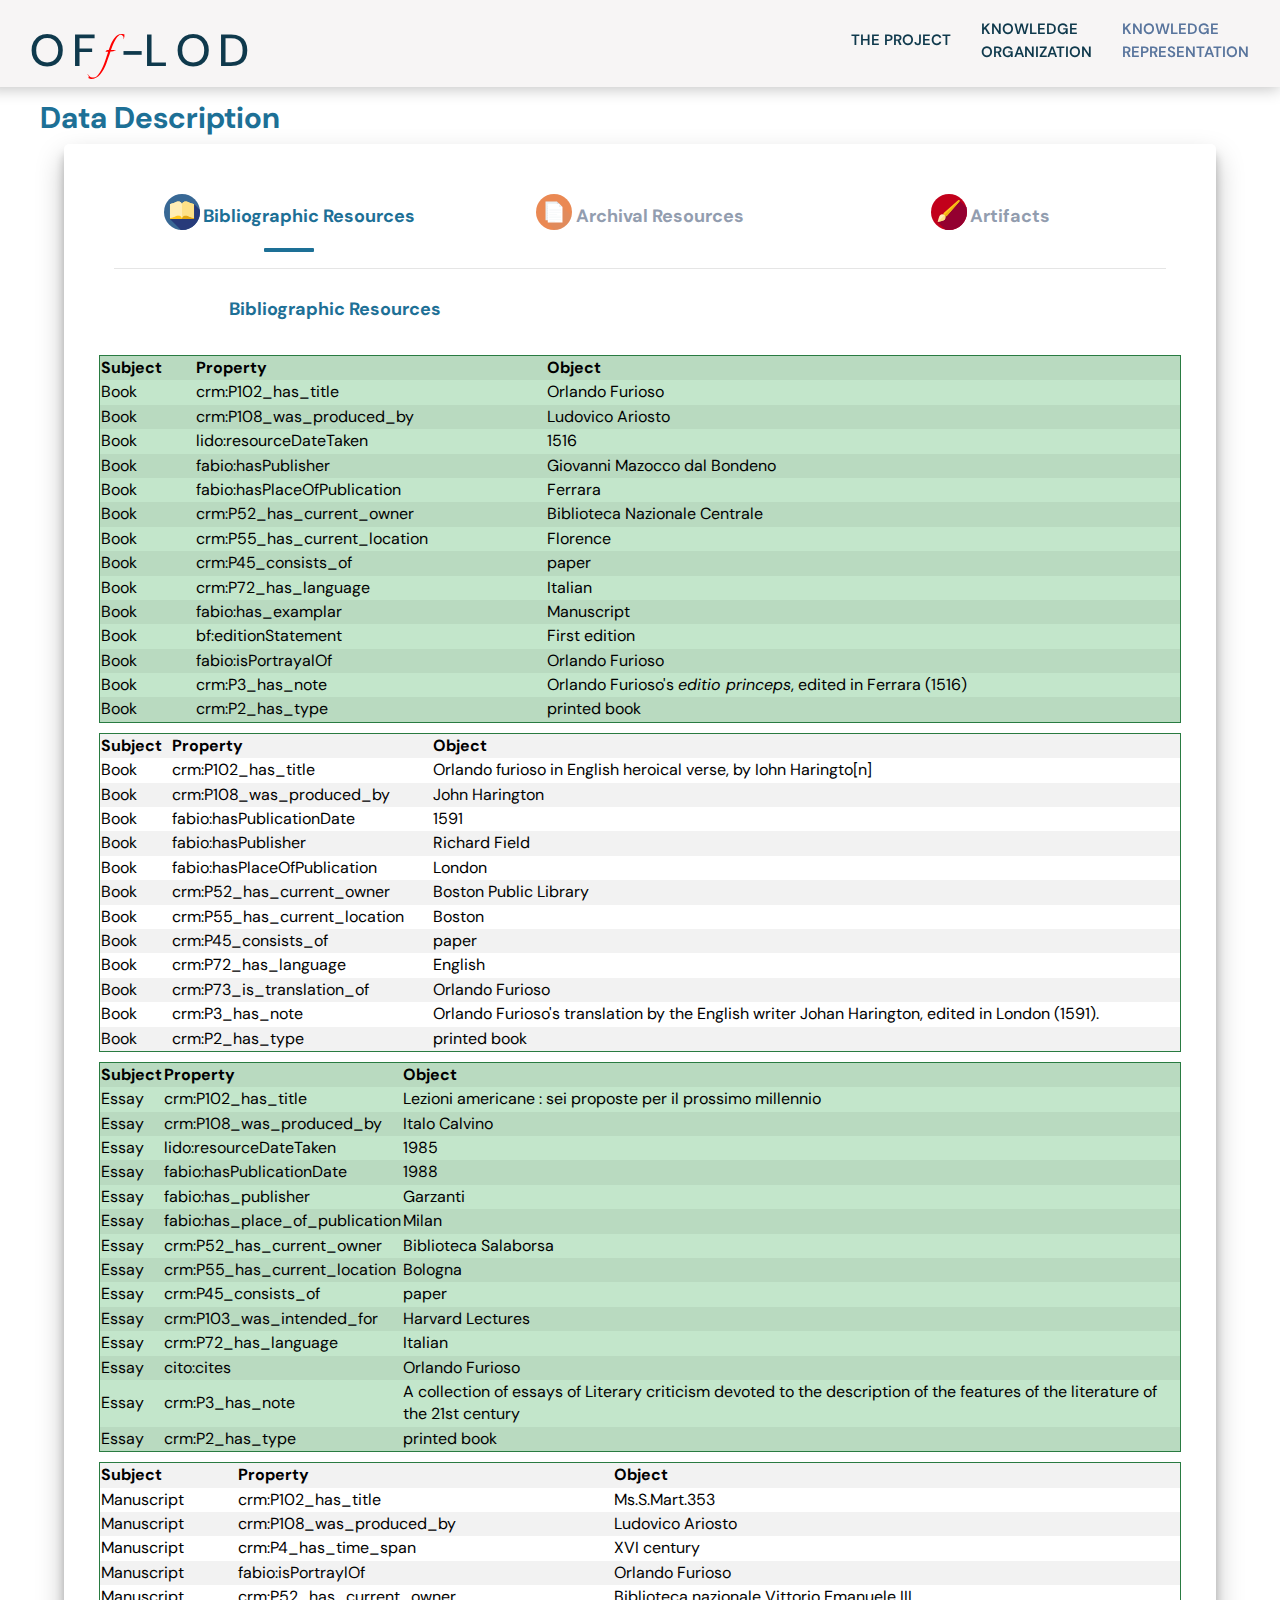
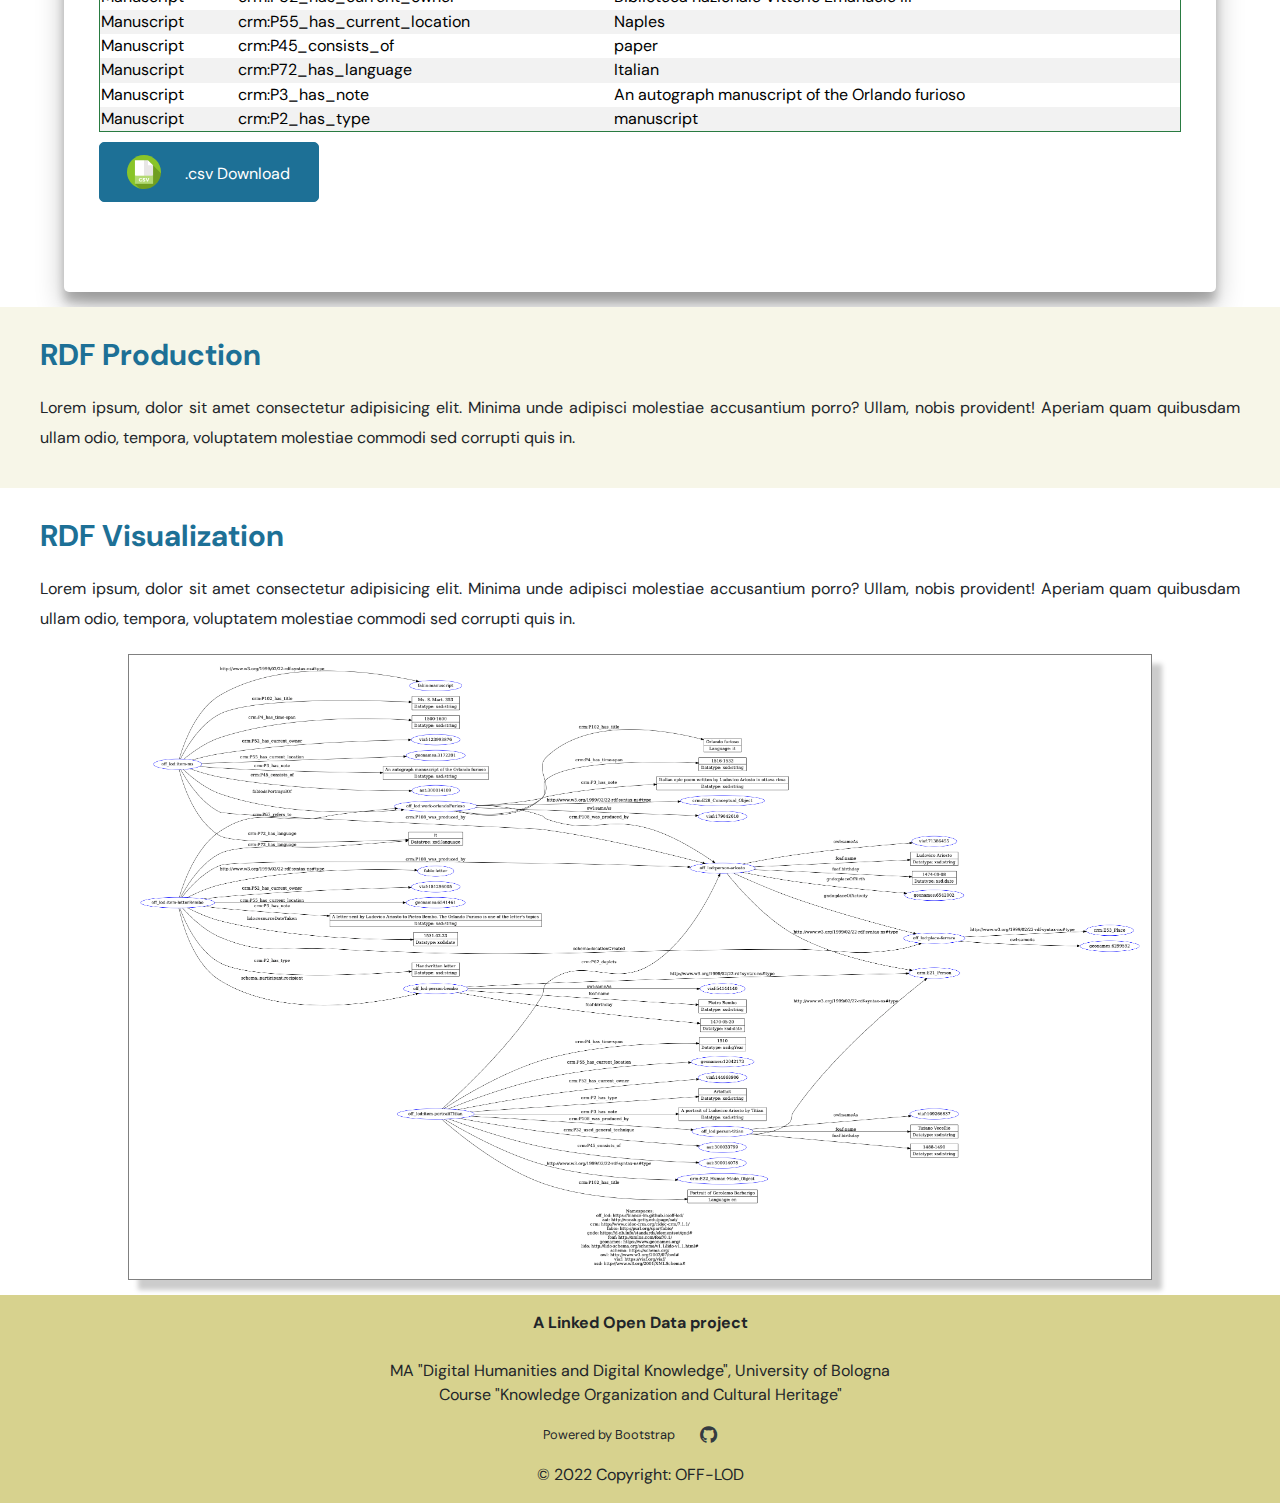
<file: dataRdf.html>
<!doctype html>
<html>
<head>
    <title>OFF-LOD - Knowledge Representation</title>
    <meta charset="utf-8">
    <meta name="viewport" content="width=device-widht, inital-scale=1">
    <link rel="stylesheet" href="https://maxcdn.bootstrapcdn.com/bootstrap/4.5.2/css/bootstrap.min.css">
    <link rel="stylesheet" href="css/cssfile.css"/>
    <link rel='stylesheet' href='https://cdnjs.cloudflare.com/ajax/libs/font-awesome/4.7.0/css/font-awesome.min.css'>
    <link href='https://fonts.googleapis.com/css?family=DM Sans' rel='stylesheet'>
    <script type="text/javascript" src="myscript.js"></script>
    <link rel="preconnect" href="https://fonts.googleapis.com">
    <link rel="preconnect" href="https://fonts.gstatic.com" crossorigin>
    <link href="https://fonts.googleapis.com/css2?family=Beau+Rivage&display=swap" rel="stylesheet">
</head>
<body>
    <!-- Header and Navbar-->
    
    <header id="header" class="fixed-top">
        <div class="container-fluid d-flex justify-content-between">
            <a href="index.html" id="logo">
                <h1>
                    <span id="zk-trigger">
                        O<span class="hide hide1">rlando</span>
                        F<span class="hide hide2">urioso</span>
                        <span id="cursive">f<span class="hide hide1">or</span></span>
                        -L<span class="hide hide2">inked</span>
                        O<span class="hide hide1">pen</span>
                        D<span class="hide hide2">ata</span>
                    </span>
                </h1>
            </a>
            <nav class="navbar">
                <ul>
                    <li class="dropdown"><a href="index.html">The project</a>
                        <ul>
                            <li><a href="index.html#idea">Idea</a></li>
                            <li><a href="index.html#itemssection">Items</a></li>
                            <li><a href="index.html#thirdsection">Workflow</a></li>
                            <li><a href="index.html#teampresentation">Team</a></li>
                        </ul>
                    </li>
                    <li class="dropdown"><a href="models.html">Knowledge<br>Organization</a>
                        <ul>
                            <li><a href="models.html#conceptualMap">Conceptual map</a></li>
                            <li><a href="models.html#ERModel">E/R model</a></li>
                            <li class="dropdown"><a href="#">Metadata</a>
                                <ul>
                                    <li><a href="models.html#MDScouting">Metadata scouting</a></li>
                                    <li><a href="models.html#MDAlignment">Metadata alignment</a></li>
                                </ul>
                            </li>
                            <li><a href="models.html#TheoModel">Theoretical model</a></li>
                            <li><a href="models.html#ConcModel">Conceptual model</a></li>
                        </ul>
                    </li>
                    <li class="dropdown"><a href="#" class="scrollto active">Knowledge<br>Representation</a>
                        <ul>
                            <li><a href="#DataDesc">Data description</a></li>
                            <li><a href="#Turtle">RDF production</a></li>
                            <li><a href="#RDFVisualization">RDF visualization</a></li>
                        </ul>
                    </li>
                </ul>
                <i class="bi bi-list mobile-nav-toggle"></i>
            </nav>
        </div>
    </header>
    
    <!-- ADD THE CONTENT HERE -->
    
    <div id="Data-desc" class="Modelssection1">
       <h2 class="models-p">Data Description</h2>
       <div class="tabs">
  
                        <input type="radio" id="tab5" name="tab-control" checked>
                        <input type="radio" id="tab6" name="tab-control">
                        <input type="radio" id="tab7" name="tab-control">  
                        <ul>
                          <li title="Bibliographic Resources"><label for="tab5" role="button"><svg version="1.1" id="Layer_1" xmlns="http://www.w3.org/2000/svg" xmlns:xlink="http://www.w3.org/1999/xlink" x="0px" y="0px"
                            viewBox="0 0 512 512" style="enable-background:new 0 0 512 512;" xml:space="preserve">
                       <circle style="fill:#386895;" cx="256" cy="256" r="256"/>
                       <path style="fill:#273B7A;" d="M510.178,225.445l-83.223-83.223L85.333,357.279l154.178,154.177
                           C244.965,511.803,250.459,512,256,512c141.384,0,256-114.616,256-256C512,245.658,511.369,235.465,510.178,225.445z"/>
                       <g>
                           <polygon style="fill:#FFC61B;" points="312.889,271.946 256,271.946 199.111,271.946 85.333,328.835 85.333,357.279 256,357.279 
                               426.955,357.279 426.955,328.835 	"/>
                           <polygon style="fill:#FFC61B;" points="199.111,271.946 85.333,328.835 85.333,357.279 256,357.279 256,271.946 	"/>
                       </g>
                       <polygon style="fill:#E2A610;" points="426.955,328.835 312.889,271.946 256,271.946 256,357.279 426.955,357.279 "/>
                       <path style="fill:#FEE187;" d="M341.333,113.778C273.527,86.195,256,142.222,256,142.222s-17.527-56.027-85.333-28.444
                           s-85.621,28.444-85.621,28.444v199.111c0,0,17.815-0.862,85.621-28.444S256,341.333,256,341.333s17.527-56.027,85.333-28.444
                           s85.621,28.444,85.621,28.444V142.222C426.955,142.222,409.14,141.36,341.333,113.778z"/>
                       <path style="fill:#FFEDB5;" d="M85.045,341.333c0,0,17.815-0.862,85.621-28.444S256,341.333,256,341.333V142.222
                           c0,0-17.527-56.027-85.333-28.444s-85.621,28.444-85.621,28.444V341.333z"/>
                       <path style="fill:#FEE187;" d="M426.955,341.333c0,0-17.815-0.862-85.621-28.444S256,341.333,256,341.333V142.222
                           c0,0,17.527-56.027,85.333-28.444s85.621,28.444,85.621,28.444L426.955,341.333L426.955,341.333z"/></svg><br><span>Bibliographic Resources</span></label></li>
                          <li title="Archival Resources"><label for="tab6" role="button"><svg version="1.1" id="Layer_1" xmlns="http://www.w3.org/2000/svg" xmlns:xlink="http://www.w3.org/1999/xlink" x="0px" y="0px"
                            viewBox="0 0 512 512" style="enable-background:new 0 0 512 512;" xml:space="preserve">
                       <circle style="fill:#EA8953;" cx="256" cy="256" r="256"/>
                       <path style="opacity:0.1;enable-background:new    ;" d="M505.056,315.152L376.592,186.688v-0.053l-48-47.947l-32-32H135.419
                           v266.667l137.989,137.989C386.64,503.733,479.643,422.539,505.056,315.152z"/>
                       <polygon style="fill:#EBF0F3;" points="296.613,106.667 135.397,106.667 135.397,373.333 344.603,373.333 344.603,154.656 "/>
                       <g>
                           <polygon style="fill:#D5D6DB;" points="296.613,154.656 344.603,154.656 296.613,106.667 	"/>
                           <rect x="156.672" y="180.779" style="fill:#D5D6DB;" width="166.667" height="5.333"/>
                           <rect x="156.672" y="205.333" style="fill:#D5D6DB;" width="166.667" height="5.333"/>
                           <rect x="156.672" y="229.867" style="fill:#D5D6DB;" width="166.667" height="5.333"/>
                           <rect x="156.672" y="254.453" style="fill:#D5D6DB;" width="112" height="5.333"/>
                           <rect x="156.672" y="278.987" style="fill:#D5D6DB;" width="166.667" height="5.333"/>
                           <rect x="156.672" y="303.573" style="fill:#D5D6DB;" width="166.667" height="5.333"/>
                           <rect x="156.672" y="328.107" style="fill:#D5D6DB;" width="166.667" height="5.333"/>
                           <rect x="156.672" y="352.693" style="fill:#D5D6DB;" width="83.328" height="5.333"/>
                       </g>
                       <polygon style="fill:#FFFFFF;" points="328.613,138.667 167.397,138.667 167.397,405.333 376.603,405.333 376.603,186.656 "/>
                       <g>
                           <polygon style="fill:#EBF0F3;" points="328.613,186.656 376.603,186.656 328.613,138.667 	"/>
                           <rect x="188.693" y="212.779" style="fill:#EBF0F3;" width="166.667" height="5.333"/>
                           <rect x="188.693" y="237.333" style="fill:#EBF0F3;" width="166.667" height="5.333"/>
                           <rect x="188.693" y="261.867" style="fill:#EBF0F3;" width="166.667" height="5.333"/>
                           <rect x="188.693" y="286.453" style="fill:#EBF0F3;" width="112" height="5.333"/>
                           <rect x="188.693" y="310.987" style="fill:#EBF0F3;" width="166.667" height="5.333"/>
                           <rect x="188.693" y="335.573" style="fill:#EBF0F3;" width="166.667" height="5.333"/>
                           <rect x="188.693" y="360.107" style="fill:#EBF0F3;" width="166.667" height="5.333"/>
                           <rect x="188.693" y="384.693" style="fill:#EBF0F3;" width="83.328" height="5.333"/>
                       </g></svg><br><span>Archival Resources</span></label></li>  
                          <li title="Artifacts"><label for="tab7" role="button">
                            <svg version="1.1" id="Layer_1" xmlns="http://www.w3.org/2000/svg" xmlns:xlink="http://www.w3.org/1999/xlink" x="0px" y="0px"
                            viewBox="0 0 512 512" style="enable-background:new 0 0 512 512;" xml:space="preserve">
                       <circle style="fill:#C2001B;" cx="256" cy="256" r="256"/>
                       <path style="fill:#940030;" d="M503.327,189.755l-99.381-99.383L96.466,397.74l109.325,109.325C222.029,510.293,238.814,512,256,512
                           c141.384,0,256-114.616,256-256C512,233.088,508.973,210.887,503.327,189.755z"/>
                       <path style="fill:#FFC61B;" d="M183.079,311.129L183.079,311.129c-12.266-12.266-11.624-32.342,1.402-43.799L386.377,89.757
                           c5.072-4.46,12.736-4.215,17.511,0.56l0,0c4.775,4.775,5.022,12.44,0.56,17.511L226.878,309.725
                           C215.421,322.751,195.344,323.394,183.079,311.129z"/>
                       <path style="fill:#EDB015;" d="M403.889,90.317c-0.391-0.391-0.809-0.741-1.236-1.072L182.472,310.456
                           c0.209,0.221,0.39,0.457,0.605,0.672l0,0c12.266,12.266,32.342,11.623,43.799-1.402l177.574-201.899
                           C408.91,102.757,408.666,95.092,403.889,90.317z"/>
                       <path style="fill:#FFEDB5;" d="M128.278,302.309c17.568-17.568,46.052-17.568,63.621,0c17.568,17.568,17.568,46.052,0,63.621
                           c-17.568,17.568-95.432,31.81-95.432,31.81S110.709,319.878,128.278,302.309z"/>
                       <path style="fill:#FDE085;" d="M191.221,301.666L96.668,396.66c-0.131,0.695-0.202,1.077-0.202,1.077s77.862-14.241,95.43-31.81
                           c17.568-17.568,17.568-46.052,0-63.619C191.676,302.089,191.445,301.882,191.221,301.666z"/>
                      </svg><br><span>Artifacts</span></label></li>
                        </ul>
                        
                        <div class="slider second-slider"><div class="indicator"></div></div>
                        <hr>
                        <div class="content">
                            <section>
                                <div class="scheda-title">
                                <h2 class="table-title-desc">Bibliographic Resources</h2>
                                </div>
                                <div class="row">
                                    <div class="table-datadesc">
                                    <table class="table-responsive-xl table-success table-hover table-striped tabalignment col-12 table-desc tabDatadesc">
                                        <tr>
                                            <th>Subject</th>
                                            <th>Property</th>
                                            <th>Object</th>
                                        </tr>
                                        <tr>
                                        <td>Book</td>
                                        <td>crm:P102_has_title</td>
                                        <td>Orlando Furioso</td>
                                        </tr>
                                        <tr>
                                        <td>Book</td>
                                        <td>crm:P108_was_produced_by</td>
                                        <td>Ludovico Ariosto</td>
                                        </tr>
                                        <tr>
                                        <td>Book</td>
                                        <td> lido:resourceDateTaken</td>
                                        <td> 1516</td>
                                        </tr>
                                        <tr>
                                        <td>Book</td>
                                        <td> fabio:hasPublisher</td>
                                        <td> Giovanni Mazocco dal Bondeno</td>
                                        </tr>
                                        <tr>
                                        <td>Book</td>
                                        <td> fabio:hasPlaceOfPublication</td>
                                        <td> Ferrara</td>
                                        </tr>
                                        <tr>
                                        <td>Book</td>
                                        <td> crm:P52_has_current_owner</td>
                                        <td> Biblioteca Nazionale Centrale</td>
                                        </tr>
                                        <tr>
                                        <td>Book</td>
                                        <td> crm:P55_has_current_location</td>
                                        <td> Florence</td>
                                        </tr>
                                        <tr>
                                        <td>Book</td>
                                        <td> crm:P45_consists_of</td>
                                        <td> paper</td>
                                        </tr>
                                        <tr>
                                        <td>Book</td>
                                        <td> crm:P72_has_language</td>
                                        <td> Italian</td>
                                        </tr>
                                        <tr>
                                        <td>Book</td>
                                        <td>fabio:has_examplar</td>
                                        <td>Manuscript</td>
                                        </tr>
                                        <tr>
                                        <td>Book</td>
                                        <td>bf:editionStatement</td>
                                        <td>First edition</td>
                                        </tr>                                        
                                        <tr>
                                        <td>Book</td>
                                        <td>fabio:isPortrayalOf</td>
                                        <td>Orlando Furioso</td>
                                        </tr>                                        
                                        <tr>
                                        <td>Book</td>
                                        <td>crm:P3_has_note</td>
                                        <td>Orlando Furioso's <em>editio princeps</em>, edited in Ferrara (1516)</td>
                                        </tr>
                                        <tr>
                                        <td>Book</td>
                                        <td>crm:P2_has_type</td>
                                        <td>printed book</td>
                                        </tr>
                                    </table>
                                    </div>
                                    <div class="table-datadesc">
                                    <table class="table-responsive-xl table-hover table-striped tabalignment col-12 separate-table table-desc">
                                        <tr>
                                            <th>Subject</th>
                                            <th>Property</th>
                                            <th>Object</th>
                                        </tr>
                                        <tr>
                                            <td>Book</td>
                                            <td> crm:P102_has_title</td>
                                            <td> Orlando furioso in English heroical verse, by Iohn Haringto[n]</td>
                                        </tr>
                                        <tr>
                                            <td>Book</td>
                                            <td> crm:P108_was_produced_by</td>
                                            <td> John Harington</td>
                                        </tr>
                                        <tr>
                                            <td>Book</td>
                                            <td> fabio:hasPublicationDate</td>
                                            <td> 1591</td>
                                        </tr>
                                        <tr>
                                            <td>Book</td>
                                            <td> fabio:hasPublisher</td>
                                            <td> Richard Field</td>
                                        </tr>
                                        <tr>
                                            <td>Book</td>
                                            <td> fabio:hasPlaceOfPublication</td>
                                            <td> London</td>
                                            </tr>
                                        <tr>
                                            <td>Book</td>
                                            <td> crm:P52_has_current_owner</td>
                                            <td> Boston Public Library</td>
                                        </tr>
                                        <tr>
                                            <td>Book</td>
                                            <td> crm:P55_has_current_location</td>
                                            <td> Boston</td>
                                        </tr>
                                        <tr>
                                            <td>Book</td>
                                            <td> crm:P45_consists_of</td>
                                            <td> paper</td>
                                        </tr>
                                        <tr>
                                            <td>Book</td>
                                            <td> crm:P72_has_language</td>
                                            <td> English</td>
                                        </tr>
                                        <tr>
                                            <td>Book</td>
                                            <td> crm:P73_is_translation_of</td>
                                            <td> Orlando Furioso</td>
                                        </tr>
                                        <tr>
                                            <td>Book</td>
                                            <td>crm:P3_has_note</td>
                                            <td>Orlando Furioso's translation by the English writer Johan Harington, edited in London (1591).</td>
                                        </tr>
                                        <tr>
                                            <td>Book</td>
                                            <td>crm:P2_has_type</td>
                                            <td>printed book</td>
                                        </tr>
                                    </table>
                                    </div>
                                    <div class="table-datadesc">
                                    <table class="table-responsive-xl table-success table-hover table-striped tabalignment col-12 table-desc">
                                        <tr>
                                            <th>Subject</th>
                                            <th>Property</th>
                                            <th>Object</th>
                                        </tr>
                                        <tr>
                                            <td>Essay</td>
                                            <td> crm:P102_has_title</td>
                                            <td> Lezioni americane : sei proposte per il prossimo millennio</td>
                                        </tr>
                                        <tr>
                                            <td>Essay</td>
                                            <td> crm:P108_was_produced_by</td>
                                            <td> Italo Calvino</td>
                                        </tr>                                      
                                        <tr>
                                            <td>Essay</td>
                                            <td> lido:resourceDateTaken</td>
                                            <td> 1985</td>
                                        </tr>
                                        <tr>
                                            <td>Essay</td>
                                            <td> fabio:hasPublicationDate</td>
                                            <td> 1988</td>
                                        </tr>
                                        <tr>
                                            <td>Essay</td>
                                            <td> fabio:has_publisher</td>
                                            <td> Garzanti</td>
                                        </tr>
                                        <tr>
                                            <td>Essay</td>
                                            <td> fabio:has_place_of_publication</td>
                                            <td> Milan </td>
                                        </tr>
                                        <tr>
                                            <td>Essay</td>
                                            <td> crm:P52_has_current_owner</td>
                                            <td> Biblioteca Salaborsa</td>
                                        </tr>
                                        <tr>
                                            <td>Essay</td>
                                            <td> crm:P55_has_current_location</td>
                                            <td> Bologna</td>
                                        </tr>
                                        <tr>
                                            <td>Essay</td>
                                            <td> crm:P45_consists_of</td>
                                            <td> paper</td>
                                        </tr>
                                        <tr>
                                            <td>Essay</td>
                                            <td> crm:P103_was_intended_for</td>
                                            <td>Harvard Lectures</td>
                                        </tr>
                                        <tr>
                                            <td>Essay</td>
                                            <td> crm:P72_has_language</td>
                                            <td> Italian</td>
                                        </tr>
                                        <tr>
                                            <td>Essay</td>
                                            <td> cito:cites</td>
                                            <td> Orlando Furioso</td>
                                        </tr>
                                        <tr>
                                            <td>Essay</td>
                                            <td>crm:P3_has_note</td>
                                            <td>A collection of essays of Literary criticism devoted to the description of the features of the literature of the 21st century</td>
                                        </tr>
                                        <tr>
                                            <td>Essay</td>
                                            <td>crm:P2_has_type</td>
                                            <td>printed book</td>
                                        </tr>
                                    </table>
                                    </div>
                                    <div class="table-datadesc">
                                    <table class="table-responsive-xl table-hover table-striped tabalignment col-12 separate-table table-desc">
                                        <tr>
                                            <th>Subject</th>
                                            <th>Property</th>
                                            <th>Object</th>
                                        </tr>
                                        <tr>
                                            <td>Manuscript</td>
                                            <td> crm:P102_has_title</td>
                                            <td> Ms.S.Mart.353</td>
                                        </tr>
                                        <tr>
                                            <td>Manuscript</td>
                                            <td> crm:P108_was_produced_by</td>
                                            <td> Ludovico Ariosto</td>
                                        </tr>
                                        <tr>
                                            <td>Manuscript</td>
                                            <td> crm:P4_has_time_span</td>
                                            <td> XVI century</td>
                                        </tr>
                                        <tr>
                                            <td>Manuscript</td>
                                            <td>fabio:isPortraylOf</td>
                                            <td>Orlando Furioso</td>
                                        </tr>
                                        <tr>
                                            <td>Manuscript</td>
                                            <td> crm:P52_has_current_owner</td>
                                            <td> Biblioteca nazionale Vittorio Emanuele III</td>
                                        </tr>
                                        <tr>
                                            <td>Manuscript</td>
                                            <td> crm:P55_has_current_location</td>
                                            <td> Naples</td>
                                        </tr>
                                        <tr>
                                            <td>Manuscript</td>
                                            <td> crm:P45_consists_of</td>
                                            <td> paper</td>
                                        </tr>
                                        <tr>
                                            <td>Manuscript</td>
                                            <td> crm:P72_has_language</td>
                                            <td> Italian</td>
                                        </tr>
                                        <tr>
                                            <td>Manuscript</td>
                                            <td>crm:P3_has_note</td>
                                            <td>An autograph manuscript of the Orlando furioso</td>
                                        </tr>                                        
                                        <tr>
                                            <td>Manuscript</td>
                                            <td>crm:P2_has_type</td>
                                            <td>manuscript</td>
                                        </tr>
                                    </table>
                                    <a href="CSV 1.txt" download class="download">
                                        <svg version="1.1" id="Layer_1" xmlns="http://www.w3.org/2000/svg" xmlns:xlink="http://www.w3.org/1999/xlink" x="0px" y="0px"
         viewBox="0 0 512 512" style="enable-background:new 0 0 512 512;" xml:space="preserve">
    <path style="fill:#89C429;" d="M511.344,274.266C511.77,268.231,512,262.143,512,256C512,114.615,397.385,0,256,0S0,114.615,0,256
        c0,117.769,79.53,216.949,187.809,246.801L511.344,274.266z"/>
    <path style="fill:#709E21;" d="M511.344,274.266L314.991,77.913L119.096,434.087l68.714,68.714C209.522,508.787,232.385,512,256,512
        C391.243,512,501.976,407.125,511.344,274.266z"/>
    <polygon style="fill:#FFFFFF;" points="278.328,333.913 255.711,77.913 119.096,77.913 119.096,311.652 "/>
    <polygon style="fill:#E8E6E6;" points="392.904,311.652 392.904,155.826 337.252,133.565 314.991,77.913 255.711,77.913 
        256.067,333.913 "/>
    <polygon style="fill:#FFFFFF;" points="314.991,155.826 314.991,77.913 392.904,155.826 "/>
    <rect x="119.096" y="311.652" style="fill:#B3DA73;" width="273.809" height="122.435"/>
    <g>
        <path style="fill:#FFFFFF;" d="M227.424,354.863l-7.796,9.233c-3.48-4.238-8.626-6.887-13.32-6.887
            c-8.4,0-14.757,6.659-14.757,15.363c0,8.854,6.357,15.589,14.757,15.589c4.466,0,9.612-2.422,13.32-6.206l7.871,8.324
            c-5.677,5.827-14.076,9.687-21.871,9.687c-15.969,0-27.849-11.73-27.849-27.245c0-15.287,12.184-26.79,28.305-26.79
            C213.954,345.933,222.126,349.413,227.424,354.863z"/>
        <path style="fill:#FFFFFF;" d="M276.772,351.684l-5.071,10.519c-5.6-3.255-12.638-5.524-16.952-5.524
            c-3.482,0-5.827,1.287-5.827,3.86c0,9.157,28.001,3.936,28.001,23.082c0,10.595-9.384,16.196-21.19,16.196
            c-8.854,0-17.936-3.33-24.218-8.476l5.221-10.368c5.449,4.768,13.623,7.947,19.148,7.947c4.237,0,6.886-1.589,6.886-4.617
            c0-9.384-28.001-3.783-28.001-22.552c0-9.763,8.4-15.969,21.116-15.969C263.529,345.781,271.323,348.128,276.772,351.684z"/>
        <path style="fill:#FFFFFF;" d="M301.372,399.362l-20.585-52.975h14.379l13.547,38.975l13.547-38.975h13.848l-20.811,52.975H301.372
            z"/>
    </g>
    </svg>
    
                                        <span>.csv Download</span>
                                        </a>
                                    </div>
                                </section>
                                <section>
                                <h2 class="table-title-desc">Archival resources</h2>
                                <div class="table-datadesc">
                                    <table class="table-responsive-xl table-hover table-danger table-striped tabalignment col-12 separate-table">
                                        <tr>
                                            <th>Subject</th>
                                            <th>Property</th>
                                            <th>Object</th>
                                        </tr>
                                        <tr>
                                            <td>Letter</td>
                                            <td> crm:P108_was_produced_by</td>
                                            <td> Ludovico Ariosto</td>
                                        </tr>
                                        <tr>
                                            <td>Letter</td>
                                            <td> schema::locationCreated</td>
                                            <td> Ferrara</td>
                                        </tr>
                                        <tr>
                                            <td>Letter</td>
                                            <td> lido:resourceDateTaken</td>
                                            <td> 1531-02-23</td>
                                        </tr>
                                        <tr>
                                            <td>Letter</td>
                                            <td> crm:P52_has_current_owner</td>
                                            <td> Archivio di Stato</td>
                                        </tr>
                                        <tr>
                                            <td>Letter</td>
                                            <td> crm:P55_has_current_location</td>
                                            <td> Modena</td>
                                        </tr>
                                        <tr>
                                            <td>Letter</td>
                                            <td> schema::participant:recipient</td>
                                            <td> Pietro Bembo</td>
                                        </tr>
                                        <tr>
                                            <td>Letter</td>
                                            <td> crm:P72_has_language</td>
                                            <td> Italian</td>
                                        </tr>                                        
                                        <tr>
                                            <td>Letter</td>
                                            <td> crm:P67_refers_to</td>
                                            <td> Orlando Furioso</td>
                                        </tr>
                                        <tr>
                                            <td>Letter</td>
                                            <td>crm:P3_has_note</td>
                                            <td>A letter sent by Ludovico Ariosto to Pietro Bembo. The Orlando Furioso is one of the letter's topics</td>
                                        </tr>
                                        <tr>
                                            <td>Letter</td>
                                            <td>crm:P2_has_type</td>
                                            <td>handwritten letter</td>
                                        </tr>
                                    </table>
                                </div>
                                <div class="table-datadesc">
                                    <table class="table-responsive-xl table-hover table-striped tabalignment col-12 separate-table">
                                        <tr>
                                            <th>Subject</th>
                                            <th>Property</th>
                                            <th>Object</th>
                                            </tr>
                                            <tr>
                                            <td>Archival Resource</td>
                                            <td> crm:P102_has_title</td>
                                            <td> L'Orlando Furioso</td>
                                            </tr>
                                            <tr>
                                            <td>Archival Resource</td>
                                            <td> crm:P108_was_produced_by</td>
                                            <td> Alessandro Cervellati</td>
                                            </tr>
                                            <tr>
                                            <td>Archival Resource</td>
                                            <td> crm:P45_consists_of</td>
                                            <td> ink and watercolor</td>
                                            </tr>
                                            <tr>
                                            <td>Archival Resource</td>
                                            <td> lido:resourceDateTaken</td>
                                            <td> 1969</td>
                                            </tr>
                                            <tr>
                                            <td>Archival Resource</td>
                                            <td> crm:P52_has_current_owner</td>
                                            <td> Biblioteca dell&#39;Archiginnasio</td>
                                            </tr>
                                            <tr>
                                            <td>Archival Resource</td>
                                            <td> crm:P55_has_current_location</td>
                                            <td> Bologna</td>
                                            </tr>
                                            <tr>
                                            <td>Archival Resource</td>
                                            <td> crm:P138_represents</td>
                                            <td> Orlando Furioso (play)</td>
                                            </tr>
                                            <tr>
                                            <td>Archival Resource</td>
                                            <td> crm:P72_has_language</td>
                                            <td> Italian</td>
                                            </tr>
                                            <tr>
                                            <td>Archival Resource</td>
                                            <td>crm:P3_has_note</td>
                                            <td>A flyer promoting a play inspired by the Orlando Furioso and performed in Bologna (1969)</td>
                                            </tr>
                                            <tr>
                                            <td>Play</td>
                                            <td>crm:P2_has_type</td>
                                            <td>artefact</td>
                                            </tr>
                                    </table>
                                </div>
                                <div class="table-datadesc">
                                    <table class="table-responsive-xl table-hover table-danger table-striped tabalignment col-12 separate-table">
                                        <tr>
                                            <th>Subject</th>
                                            <th>Property</th>
                                            <th>Object</th>
                                        </tr>
                                        <tr>
                                            <td>Play</td>
                                            <td> crm:P102_has_title</td>
                                            <td> Orlando Furioso</td>
                                        </tr>
                                        <tr>
                                            <td>Play</td>
                                            <td> crm:P108_was_produced_by</td>
                                            <td> Luca Ronconi </td>
                                        </tr>
                                        <tr>
                                            <td>Play</td>
                                            <td> crm:P108_was_produced_by</td>
                                            <td> Edoardo Sanguineti </td>
                                        </tr>
                                        <tr>
                                            <td>Play</td>
                                            <td> lido:resourceDateTaken</td>
                                            <td> 1969</td>
                                        </tr>
                                        <tr>
                                            <td>Play</td>
                                            <td> crm:P72_has_language</td>
                                            <td> Italian</td>
                                        </tr>
                                        <tr>
                                            <td>Play</td>
                                            <td> prov:isInfluencedBy</td>
                                            <td> Orlando Furioso</td>
                                        </tr>
                                        <tr>
                                            <td>Play</td>
                                            <td>crm:P3_has_note</td>
                                            <td>A theatre adaptation of the Orlando Furioso directed by Luca Ronconi and written by Edorardo Sanguineti</td>
                                        </tr>
                                        <tr>
                                            <td>Play</td>
                                            <td>crm:P2_has_type</td>
                                            <td>performance</td>
                                        </tr>
                                    </table>
                                    </div>
                                </section>
                                <section>
                                <h2 class="table-title-desc">Artifacts</h2>
                                    <div class="table-datadesc">
                                    <table class="table-responsive-xl table-hover table-info table-striped tabalignment col-12 separate-table">
                                        <tr>
                                            <th>Subject</th>
                                            <th>Property</th>
                                            <th>Object</th>
                                        </tr>
                                        <tr>
                                            <td>Human-Made Thing</td>
                                            <td> crm:P102_has_title</td>
                                            <td> Portrait of Gerolamo (?) Barbarigo</td>
                                        </tr>
                                        <tr>
                                           <td>Human-Made Thing</td>
                                           <td> crm:P108_was_produced_by</td>
                                           <td> Titian</td>
                                        </tr>
                                        <tr>
                                            <td>Human-Made Thing</td>
                                            <td> crm:P4_has_time_span</td>
                                            <td> about 1510</td>
                                        </tr>
                                        <tr>
                                            <td>Human-Made Thing</td>
                                            <td> crm:P32_used_general_technique</td>
                                            <td> oil on canvas</td>
                                        </tr>
                                        <tr>
                                            <td>Human-Made Thing</td>
                                            <td> crm:P52_has_current_owner</td>
                                            <td> The National Gallery</td>
                                        </tr>
                                        <tr>
                                            <td>Human-Made Thing</td>
                                            <td> crm:P55_has_current_location</td>
                                            <td> London</td>
                                        </tr>
                                        <tr>
                                            <td>Human-Made Thing</td>
                                            <td> crm:P45_consists_of</td>
                                            <td> canvas</td>
                                        </tr>
                                        <tr>
                                            <td>Human-Made Thing</td>
                                            <td> crm:P62_depicts</td>
                                            <td> Ludovico Ariosto</td>
                                        </tr>
                                        <tr>
                                            <td>Human-Made Thing</td>
                                            <td>crm:P3_has_note</td>
                                            <td>A portrait of Ludovico Ariosto by Titian</td>
                                        </tr>
                                        <tr>
                                            <td>Human-Made Thing</td>
                                            <td>crm:P2_has_type</td>
                                            <td>artefact</td>
                                        </tr>
                                        </table>
                                    </div>
                                    <div class="table-datadesc">
                                    <table class="table-responsive-xl table-hover table-striped tabalignment col-12 separate-table">
                                        <tr>
                                            <th>Subject</th>
                                            <th>Property</th>
                                            <th>Object</th>
                                        </tr>
                                        <tr>
                                            <td>Human-Made Thing</td>
                                            <td> crm:P102_has_title</td>
                                            <td> Alcina riceve Ruggero nel suo castello</td>
                                        </tr>
                                        <tr>
                                            <td>Human-Made Thing</td>
                                            <td> crm:P108_was_produced_by</td>
                                            <td> Nicolò dell&#39;Abate </td>
                                        </tr>
                                        <tr>
                                            <td>Human-Made Thing</td>
                                            <td> crm:P4_has_time_span</td>
                                            <td> 1548/1550</td>
                                        </tr>
                                        <tr>
                                            <td>Human-Made Thing</td>
                                            <td> crm:P32_used_general_technique</td>
                                            <td> fresco</td>
                                        </tr>
                                        <tr>
                                            <td>Human-Made Thing</td>
                                            <td> crm:P52_has_current_owner</td>
                                            <td> Pinacoteca Nazionale di Bologna</td>
                                        </tr>
                                        <tr>
                                            <td>Human-Made Thing</td>
                                            <td> crm:P55_has_current_location</td>
                                            <td> Bologna</td>
                                        </tr>
                                        <tr>
                                            <td>Human-Made Thing</td>
                                            <td> crm:P45_consists_of</td>
                                            <td> lime plaster</td>
                                        </tr>
                                        <tr>
                                            <td>Human-Made Thing</td>
                                            <td> crm:P62_depicts</td>
                                            <td> Ruggero</td>
                                        </tr>
                                        <tr>
                                            <td>Human-Made Thing</td>
                                            <td>crm:P3_has_note</td>
                                            <td>A fresco representing Ruggero hosted by Alcina in her castle</td>
                                        </tr>
                                        <tr>
                                            <td>Human-Made Thing</td>
                                            <td>crm:P2_has_type</td>
                                            <td>artefact</td>
                                        </tr>
                                        </table>
                                    </div>
                                    <div class="table-datadesc">
                                    <table class="table-responsive-xl table-hover table-info table-striped tabalignment col-12 separate-table">
                                        <tr>
                                            <th>Subject</th>
                                            <th>Property</th>
                                            <th>Object</th>
                                        </tr>
                                        <tr>
                                            <td>Human-Made Object</td>
                                            <td> crm:P102_has_title</td>
                                            <td> Roland furieux</td>
                                        </tr>
                                        <tr>
                                            <td>Human-Made Object</td>
                                            <td> crm:P108_was_produced_by</td>
                                            <td> Jean Bernard Duseigneur</td>
                                        </tr>
                                        <tr>
                                            <td>Human-Made Object</td>
                                            <td> lido:resourceDateTaken</td>
                                            <td> 1867</td>
                                        </tr>
                                        <tr>
                                            <td>Human-Made Object</td>
                                            <td> crm:P33_used_specific_technique</td>
                                            <td> sculpture</td>
                                        </tr>
                                        <tr>
                                            <td>Human-Made Object</td>
                                            <td> crm:P52_has_current_owner</td>
                                            <td> Louvre</td>
                                        </tr>
                                        <tr>
                                            <td>Human-Made Object</td>
                                            <td> crm:P55_has_current_location</td>
                                            <td> Paris</td>
                                        </tr>
                                        <tr>
                                            <td>Human-Made Object</td>
                                            <td> crm:P45_consists_of</td>
                                            <td> bronze</td>
                                        </tr>
                                        <tr>
                                            <td>Human-Made Object</td>
                                            <td> crm:P62_depicts</td>
                                            <td> Orlando</td>
                                        </tr>
                                        <tr>
                                            <td>Human-Made Object</td>
                                            <td> crm:P3_has_note</td>
                                            <td> A bronze statue describing Orlando during his madness</td>
                                        </tr>
                                        <tr>
                                            <td>Human-Made Object</td>
                                            <td> crm:P2_has_type</td>
                                            <td> artefact</td>
                                        </tr>
                                        </table>
                                    </div>
                                    <div class="table-datadesc">
                                    <table class="table-responsive-xl table-hover table-striped tabalignment col-12 separate-table">
                                        <tr>
                                            <th>Subject</th>
                                            <th>Property</th>
                                            <th>Object</th>
                                        </tr>
                                        <tr>
                                            <td>Human-Made Object</td>
                                            <td> crm:P102_has_title</td>
                                            <td> Cor de Roland</td>
                                        </tr>
                                        <tr>
                                            <td>Human-Made Object</td>
                                            <td> crm:P4_has_time_span</td>
                                            <td> XI century</td>
                                        </tr>
                                        <tr>
                                            <td>Human-Made Object</td>
                                            <td> crm:P33_used_specific_technique</td>
                                            <td> bas-relief</td>
                                        </tr>
                                            <tr>
                                            <td>Human-Made Object</td>
                                            <td> crm:P52_has_current_owner</td>
                                            <td> Museo Paul-Dupuy </td>
                                        </tr>
                                        <tr>
                                            <td>Human-Made Object</td>
                                            <td> crm:P55_has_current_location</td>
                                            <td> Toulouse</td>
                                        </tr>
                                        <tr>
                                            <td>Human-Made Object</td>
                                            <td> crm:P45_consists_of</td>
                                            <td> ivory</td>
                                        </tr>
                                         <tr>
                                            <td>Human-Made Object</td>
                                            <td> fabio:isExemplarOf</td>
                                            <td> olifant</td>
                                        </tr>
                                        <tr>
                                            <td>Human-Made Object</td>
                                            <td> crm:P3_has_note</td>
                                            <td> A legendary horn whose owner is believed to be Orlando</td>
                                        </tr>
                                        <tr>
                                            <td>Human-Made Object</td>
                                            <td> crm:P2_has_type</td>
                                            <td> artefact</td>
                                        </tr>
                                     </table>
                                   </div>
                                </section>
                            </div>
                      </div>
                </div>
    </div>
    <div id="Turtle" class="Modelssection2">
        <h2 class="models-p">RDF Production</h2>
        <p class="models-p">Lorem ipsum, dolor sit amet consectetur adipisicing elit. Minima unde adipisci molestiae accusantium porro? Ullam, nobis provident! Aperiam quam quibusdam ullam odio, tempora, voluptatem molestiae commodi sed corrupti quis in.</p>
        <div class="snippet">
            <script src="https://gist.github.com/ManueleVeggi/8e6edab640701bbe98e7dee89f71ab7e.js"></script>
        </div>
    </div>
    <div id="RDFVisualization" class="Modelssection1">
        <h2 class="models-p">RDF Visualization</h2>
        <p class="models-p">Lorem ipsum, dolor sit amet consectetur adipisicing elit. Minima unde adipisci molestiae accusantium porro? Ullam, nobis provident! Aperiam quam quibusdam ullam odio, tempora, voluptatem molestiae commodi sed corrupti quis in.</p>
        <img src="rdf-grapher.png" class="mapinmodel thumbnail zoom">
    </div>
                
    
    <footer class="text-center">
        <div class="text-center p-3">
            <b>A Linked Open Data project</b><br><br>
            MA "Digital Humanities and Digital Knowledge", University of Bologna <br>
            Course "Knowledge Organization and Cultural Heritage" <br>
            
            <div>
                <small>Powered by Bootstrap</small>
                <a
                class="btn btn-link btn-floating btn-lg text-dark m-1"
                href="#!"
                role="button"
                data-mdb-ripple-color="dark">
                <i class="fa fa-github"></i>
            </a><br>
        </div>
        © 2022 Copyright: OFF-LOD
    </div>
</footer>
</body>
</file>
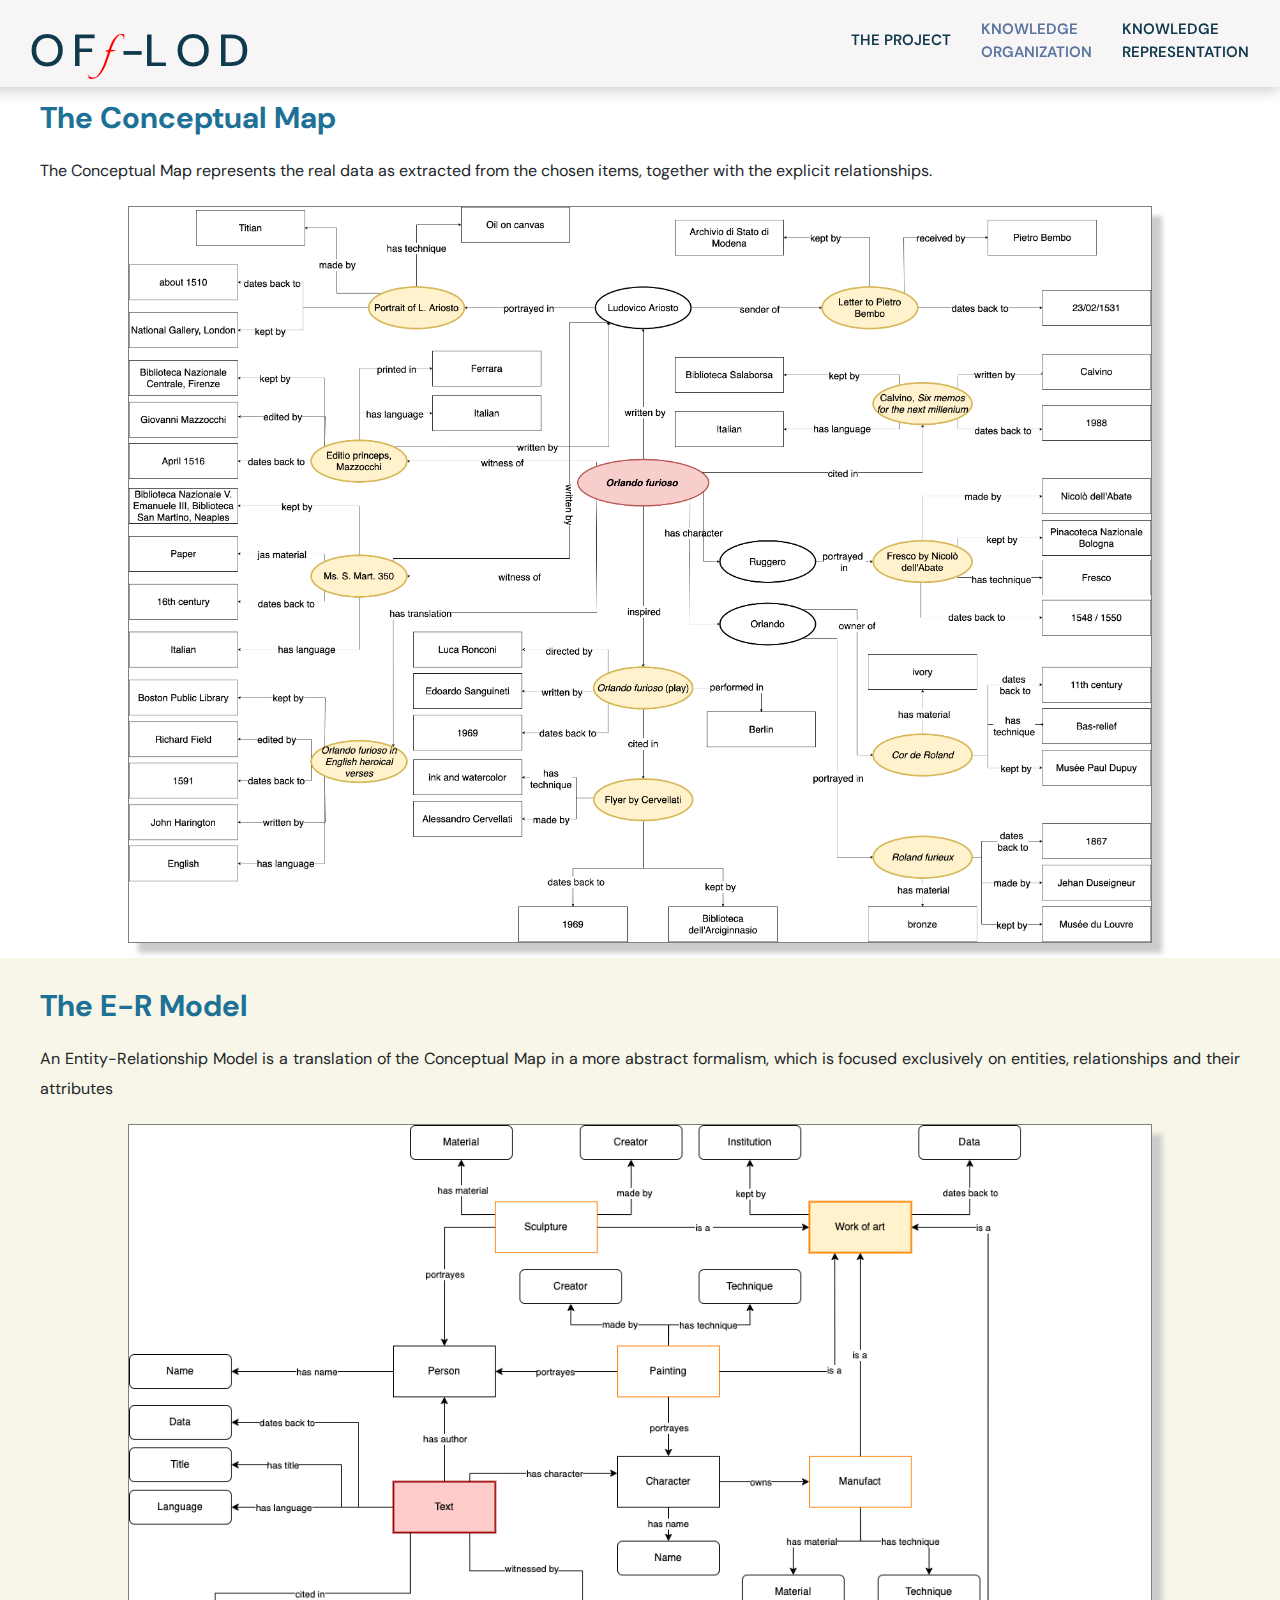
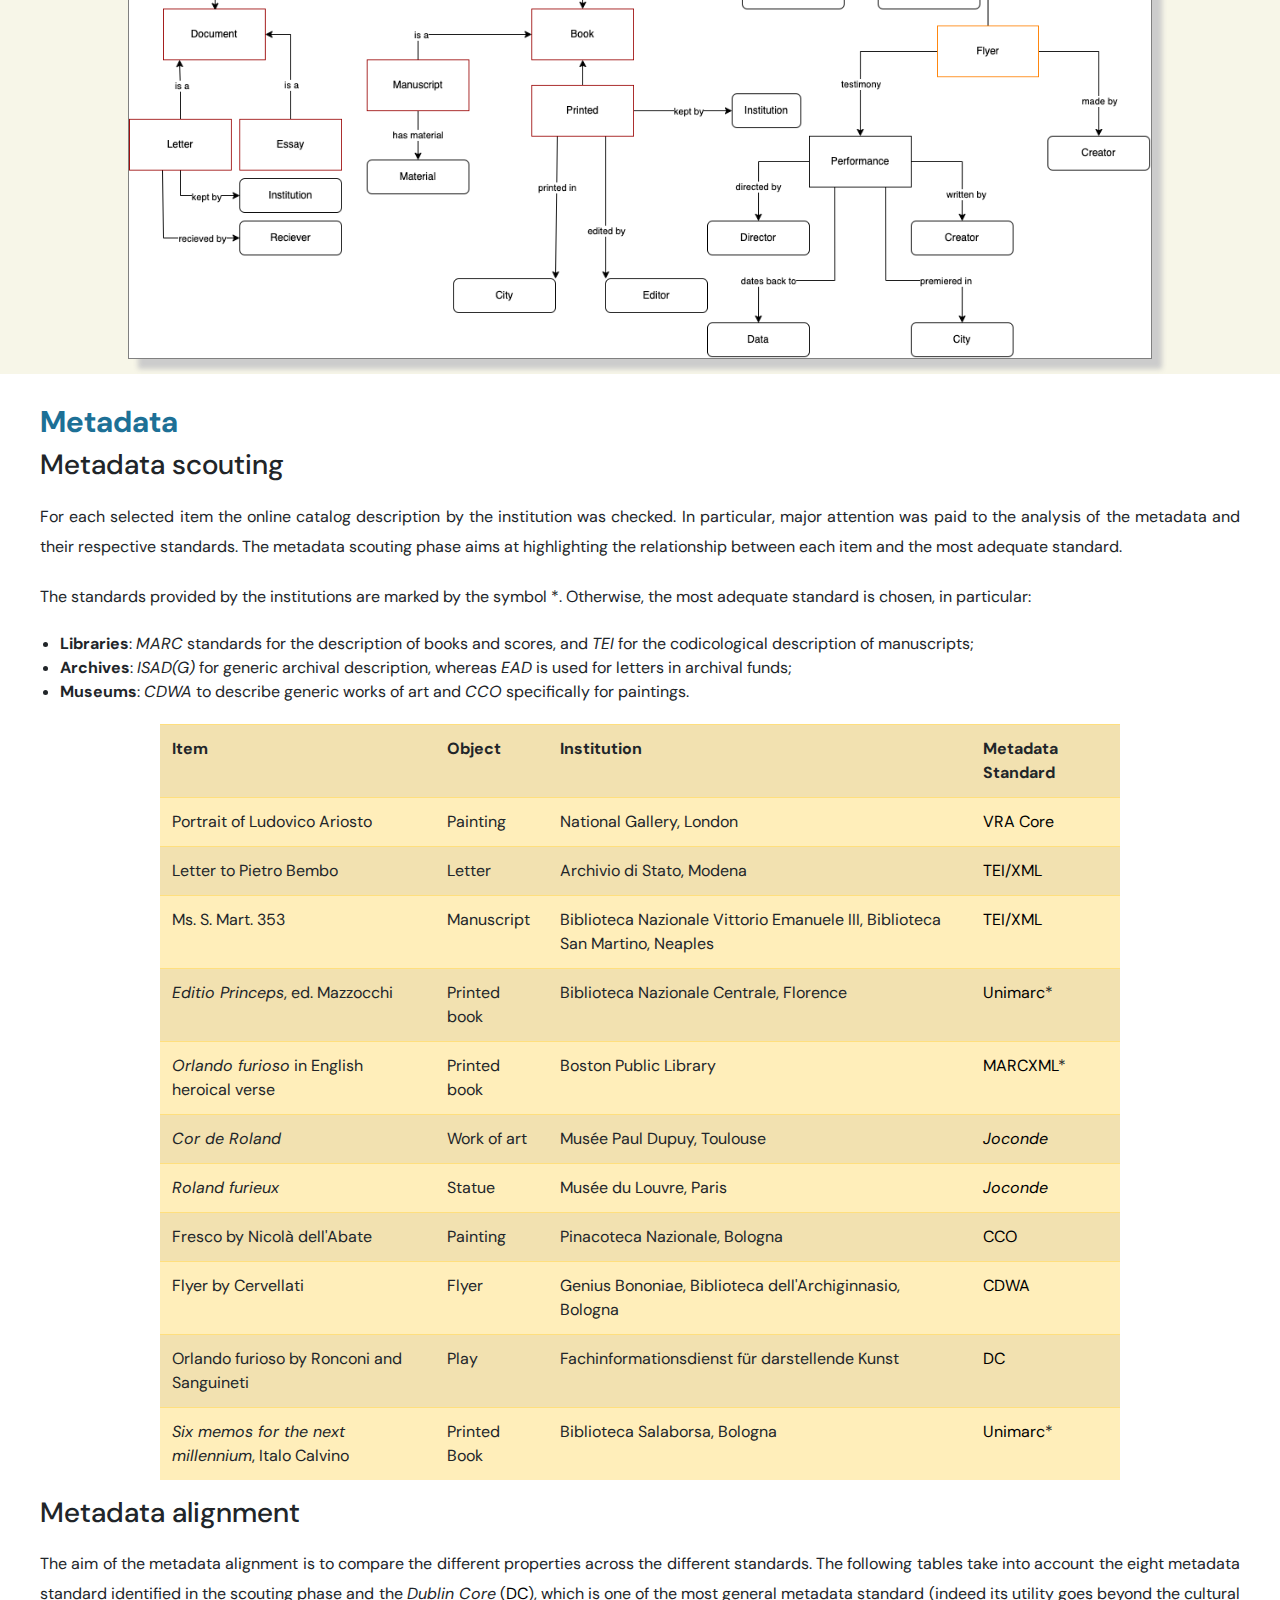
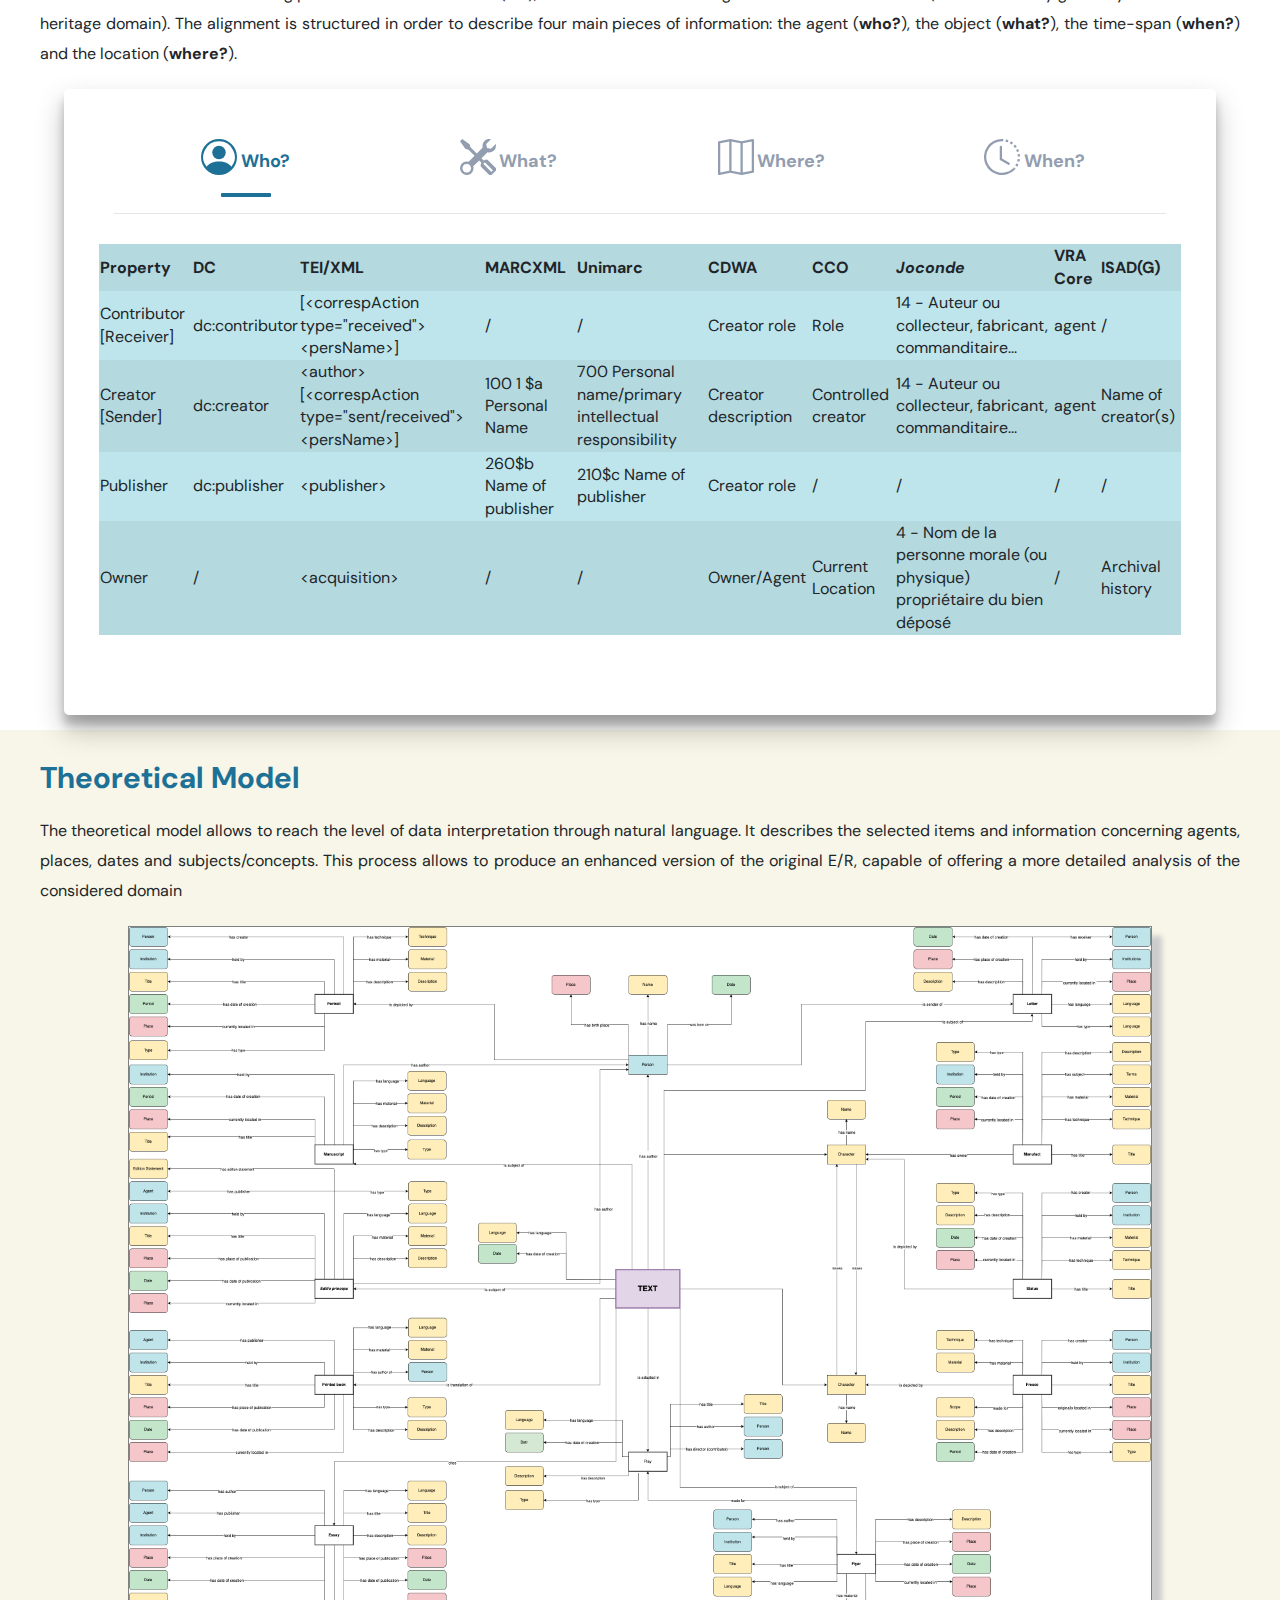
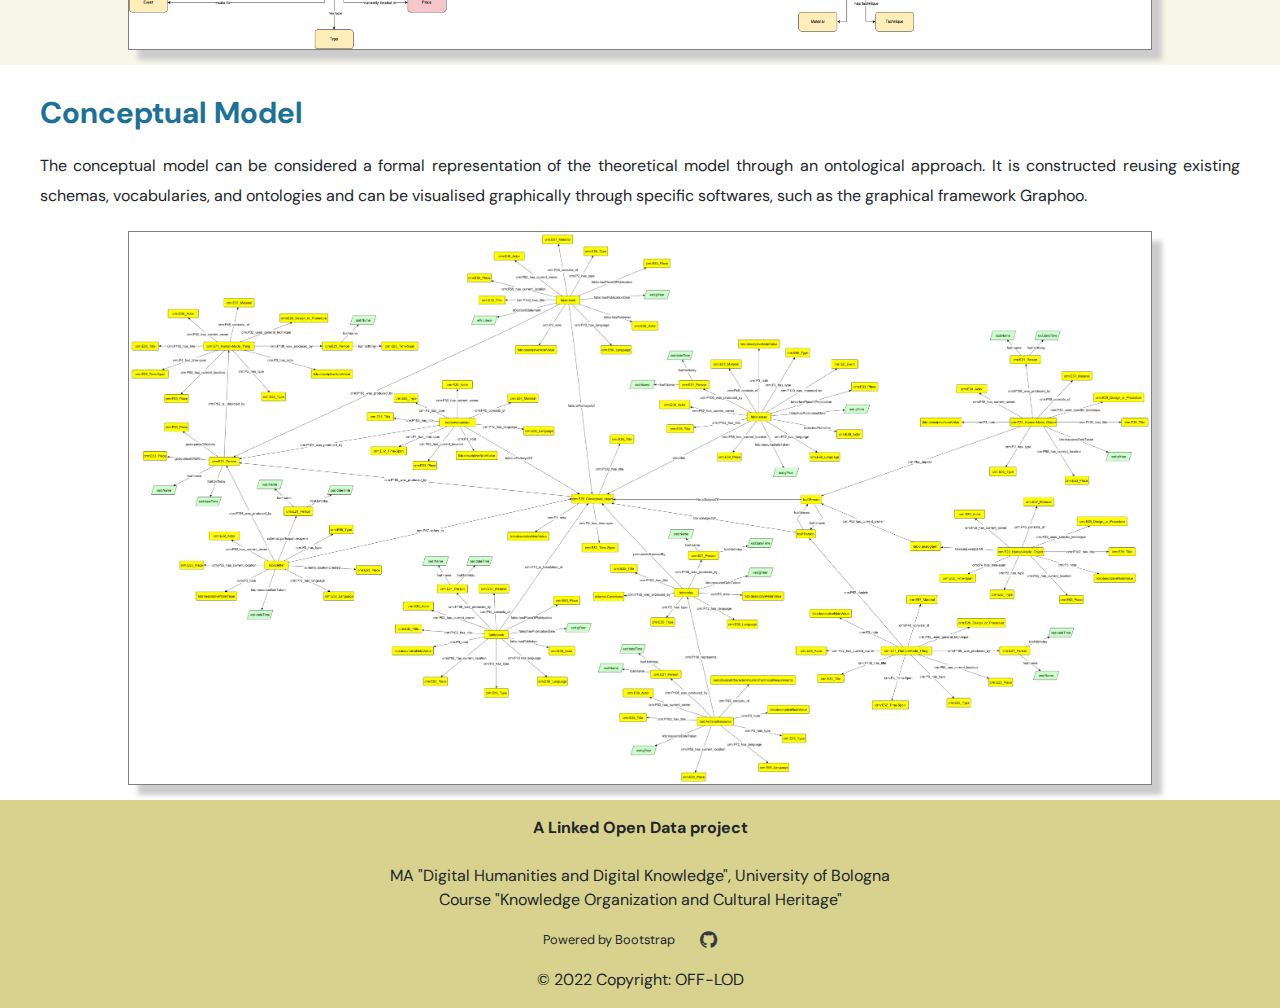
<file: models.html>
<!doctype html>
<html>
<head>
    <title>OFF-LOD - Models</title>
    <meta charset="utf-8">
    <meta name="viewport" content="width=device-widht, inital-scale=1">
    <link rel="stylesheet" href="https://maxcdn.bootstrapcdn.com/bootstrap/4.5.2/css/bootstrap.min.css">
    <link rel="stylesheet" href="css/cssfile.css"/>
    <link rel='stylesheet' href='https://cdnjs.cloudflare.com/ajax/libs/font-awesome/4.7.0/css/font-awesome.min.css'>
    <link href='https://fonts.googleapis.com/css?family=DM Sans' rel='stylesheet'>
    <script type="text/javascript" src="myscript.js"></script>
    <link rel="preconnect" href="https://fonts.googleapis.com">
    <link rel="preconnect" href="https://fonts.gstatic.com" crossorigin>
    <link href="https://fonts.googleapis.com/css2?family=Beau+Rivage&display=swap" rel="stylesheet">
</head>
<body id="bodymodels">
    
    <!-- Header and Navbar-->
    
    <header id="header" class="fixed-top">
        <div class="container-fluid d-flex justify-content-between">
            <a href="index.html" id="logo">
                <h1>
                    <span id="zk-trigger">
                        O<span class="hide hide1">rlando</span>
                        F<span class="hide hide2">urioso</span>
                        <span id="cursive">f<span class="hide hide1">or</span></span>
                        -L<span class="hide hide2">inked</span>
                        O<span class="hide hide1">pen</span>
                        D<span class="hide hide2">ata</span>
                    </span>
                </h1>
            </a>
            <nav class="navbar">
                <ul>
                    <li class="dropdown"><a href="index.html">The project</a>
                        <ul>
                            <li><a href="index.html#idea">Idea</a></li>
                            <li><a href="index.html#itemssection">Items</a></li>
                            <li><a href="index.html#thirdsection">Workflow</a></li>
                            <li><a href="index.html#teampresentation">Team</a></li>
                        </ul>
                    </li>
                    <li class="dropdown"><a class="scrollto active" href="models.html">Knowledge<br>Organization</a>
                        <ul>
                            <li><a href="#conceptualMap">Conceptual map</a></li>
                            <li><a href="#ERModel">E/R model</a></li>
                            <li class="dropdown"><a href="#">Metadata</a>
                                <ul>
                                    <li><a href="#MDScouting">Metadata scouting</a></li>
                                    <li><a href="#MDAlignment">Metadata alignment</a></li>
                                </ul>
                            </li>
                            <li><a href="#TheoModel">Theoretical model</a></li>
                            <li><a href="#ConcModel">Conceptual model</a></li>
                        </ul>
                    </li>
                    <li class="dropdown"><a href="dataRdf.html">Knowledge<br>Representation</a>
                        <ul>
                            <li><a href="dataRdf.html#DataDesc">Data description</a></li>
                            <li><a href="dataRdf.html#Turtle">RDF production</a></li>
                            <li><a href="dataRdf.html#RDFVisualization">RDF visualization</a></li>
                        </ul>
                    </li>
                </ul>
                <i class="bi bi-list mobile-nav-toggle"></i>
            </nav>
        </div>
    </header>
    
    <!-- Content -->
    <div id="conceptualMap" class="Modelssection1">
        <h2 class="models-p">The Conceptual Map</h2>
        <p class="models-p">The Conceptual Map represents the real data as extracted from the chosen items, together with the explicit relationships.</p>
        <img src="OFFLOD - Conceptual Map.png" class="mapinmodel thumbnail zoom">
    </div>
    
    <div id="ERModel" class="Modelssection2">
        <h2 class="models-p">The E-R Model</h2>
        <p class="models-p">An Entity-Relationship Model is a translation of the Conceptual Map in a more abstract formalism, which is focused exclusively on entities, relationships and their attributes</p>
        <img src="Entity_relationship.drawio.png" class="mapinmodel thumbnail zoom">
    </div>
    
    <div id="metadata" class="Modelssection1">
        <h2 class="models-p">Metadata</h2>
        
        <h3 id="MDScouting" class="models-p">Metadata scouting</h3>
        <p class="models-p">For each selected item the online catalog description by the institution was checked. In particular, major attention was paid to the analysis of the metadata and their respective standards. The metadata scouting phase aims at highlighting the relationship between each item and the most adequate standard.</p>
        <p class="models-p">The standards provided by the institutions are marked by the symbol &#42;. Otherwise, the most adequate standard is chosen, in particular:
            <div class="models-p">
                <ul>
                    <li><b>Libraries</b>: <em>MARC</em> standards for the description of books and scores, and <em>TEI</em> for the codicological description of manuscripts;</li> 
                    <li><b>Archives</b>: <em>ISAD(G)</em> for generic archival description, whereas <em>EAD</em> is used for letters in archival funds;</li>
                    <li><b>Museums</b>: <em>CDWA</em> to describe generic works of art and <em>CCO</em> specifically for paintings.</li>
                </ul>
            </div>
        </p>
        
        <table class="table table-warning table-striped" id="tabMDScout">
            <tr> <!-- HEADER --->
                <th>Item</th>
                <th>Object</th>
                <th>Institution</th>
                <th>Metadata Standard</th>
            </tr>
            <tr> <!-- ITEM1 --->
                <td>Portrait of Ludovico Ariosto</td>
                <td>Painting</td>
                <td>National Gallery, London</td>
                <td><a href="https://www.loc.gov/standards/vracore/">VRA Core</a></td>
            </tr>
            <tr> <!-- ITEM2 --->
                <td>Letter to Pietro Bembo</td>
                <td>Letter</td>
                <td>Archivio di Stato, Modena</td>
                <td><a href="https://tei-c.org/release/doc/tei-p5-doc/en/html/">TEI/XML</a></td>
            </tr>
            <tr> <!-- ITEM3 --->
                <td>Ms. S. Mart. 353</td>
                <td>Manuscript</td>
                <td>Biblioteca Nazionale Vittorio Emanuele III, Biblioteca San Martino, Neaples</td>
                <td><a href="https://tei-c.org/release/doc/tei-p5-doc/en/html/">TEI/XML</a></td>
            </tr>
            <tr> <!-- ITEM4 --->
                <td><em>Editio Princeps</em>, ed. Mazzocchi </td>
                <td>Printed book</td>
                <td>Biblioteca Nazionale Centrale, Florence</td>
                <td><a href="https://www.ifla.org/publications/unimarc-formats-and-related-documentation/">Unimarc</a>&#42;</td>
            </tr>
            <tr> <!-- ITEM5 --->
                <td><em>Orlando furioso</em> in English heroical verse</td>
                <td>Printed book</td>
                <td>Boston Public Library</td>
                <td><a href="https://www.loc.gov/standards/marcxml/">MARCXML</a>&#42;</td>
            </tr>
            <tr> <!-- ITEM6 --->
                <td><em>Cor de Roland</em></td>
                <td>Work of art</td>
                <td>Musée Paul Dupuy, Toulouse</td>
                <td><a href="https://www.culture.gouv.fr/content/download/197593/2109675"><em>Joconde</em></a></td>
            </tr>
            <tr> <!-- ITEM7 --->
                <td><em>Roland furieux</em></td>
                <td>Statue</td>
                <td>Musée du Louvre, Paris</td>
                <td><a href="https://www.culture.gouv.fr/content/download/197593/2109675"><em>Joconde</em></td>
                </tr>
                <tr> <!-- ITEM8 --->
                    <td>Fresco by Nicolà dell'Abate</td>
                    <td>Painting</td>
                    <td>Pinacoteca Nazionale, Bologna</td>
                    <td><a href="http://vraweb.org/resourcesx/cataloging-cultural-objects/">CCO</a></td>
                </tr>
                <tr> <!-- ITEM9 --->
                    <td>Flyer by Cervellati</td>
                    <td>Flyer</td>
                    <td>Genius Bononiae, Biblioteca dell'Archiginnasio, Bologna</td>
                    <td><a href="http://www.getty.edu/research/publications/electronic_publications/cdwa/">CDWA</a></td>
                </tr>
                <tr> <!-- ITEM10 --->
                    <td>Orlando furioso by Ronconi and Sanguineti</td>
                    <td>Play</td>
                    <td>Fachinformationsdienst für darstellende Kunst</td>
                    <td><a href="https://www.dublincore.org/specifications/dublin-core/dcmi-terms/">DC</a></td>
                </tr>
                <tr> <!-- ITEM11 --->
                    <td><em>Six memos for the next millennium</em>, Italo Calvino</td>
                    <td>Printed Book</td>
                    <td>Biblioteca Salaborsa, Bologna</td>
                    <td><a href="https://www.ifla.org/publications/unimarc-formats-and-related-documentation/">Unimarc</a>&#42;</td>
                </tr>
            </table>
            
            <h3 id="MDAlignment" class="models-p">Metadata alignment</h3>
            <p class="models-p">The aim of the metadata alignment is to compare the different properties across the different standards. The following tables take into account the eight metadata standard identified in the scouting phase and the <em>Dublin Core</em> (<a href="https://www.dublincore.org/specifications/dublin-core/dcmi-terms/">DC</a>), which is one of the most general metadata standard (indeed its utility goes beyond the cultural heritage domain). The alignment is structured in order to describe four main pieces of information: the agent (<b>who?</b>), the object (<b>what?</b>), the time-span (<b>when?</b>) and the location (<b>where?</b>).</p>
            
            <div class="tabs">
                
                <input type="radio" id="tab1" name="tab-control" checked>
                <input type="radio" id="tab2" name="tab-control">
                <input type="radio" id="tab3" name="tab-control">  
                <input type="radio" id="tab4" name="tab-control">
                <ul>
                    <li title="Who?"><label for="tab1" role="button"><svg viewBox="0 0 16 16"><path d="M11 6a3 3 0 1 1-6 0 3 3 0 0 1 6 0z"/>
                        <path fill-rule="evenodd" d="M0 8a8 8 0 1 1 16 0A8 8 0 0 1 0 8zm8-7a7 7 0 0 0-5.468 11.37C3.242 11.226 4.805 10 8 10s4.757 1.225 5.468 2.37A7 7 0 0 0 8 1z"/>
                    </svg><br><span>Who?</span></label></li>
                    <li title="What?"><label for="tab2" role="button"><svg viewBox="0 0 16 16"><path d="M1 0 0 1l2.2 3.081a1 1 0 0 0 .815.419h.07a1 1 0 0 1 .708.293l2.675 2.675-2.617 2.654A3.003 3.003 0 0 0 0 13a3 3 0 1 0 5.878-.851l2.654-2.617.968.968-.305.914a1 1 0 0 0 .242 1.023l3.356 3.356a1 1 0 0 0 1.414 0l1.586-1.586a1 1 0 0 0 0-1.414l-3.356-3.356a1 1 0 0 0-1.023-.242L10.5 9.5l-.96-.96 2.68-2.643A3.005 3.005 0 0 0 16 3c0-.269-.035-.53-.102-.777l-2.14 2.141L12 4l-.364-1.757L13.777.102a3 3 0 0 0-3.675 3.68L7.462 6.46 4.793 3.793a1 1 0 0 1-.293-.707v-.071a1 1 0 0 0-.419-.814L1 0zm9.646 10.646a.5.5 0 0 1 .708 0l3 3a.5.5 0 0 1-.708.708l-3-3a.5.5 0 0 1 0-.708zM3 11l.471.242.529.026.287.445.445.287.026.529L5 13l-.242.471-.026.529-.445.287-.287.445-.529.026L3 15l-.471-.242L2 14.732l-.287-.445L1.268 14l-.026-.529L1 13l.242-.471.026-.529.445-.287.287-.445.529-.026L3 11z"/>
                    </svg><br><span>What?</span></label></li>
                    <li title="Where?"><label for="tab3" role="button"><svg viewBox="0 0 16 16">
                        <path fill-rule="evenodd" d="M15.817.113A.5.5 0 0 1 16 .5v14a.5.5 0 0 1-.402.49l-5 1a.502.502 0 0 1-.196 0L5.5 15.01l-4.902.98A.5.5 0 0 1 0 15.5v-14a.5.5 0 0 1 .402-.49l5-1a.5.5 0 0 1 .196 0L10.5.99l4.902-.98a.5.5 0 0 1 .415.103zM10 1.91l-4-.8v12.98l4 .8V1.91zm1 12.98 4-.8V1.11l-4 .8v12.98zm-6-.8V1.11l-4 .8v12.98l4-.8z"/>
                    </svg><br><span>Where?</span></label></li>    
                    <li title="When?"><label for="tab4" role="button"><svg viewBox="0 0 16 16">
                        <path d="M8.515 1.019A7 7 0 0 0 8 1V0a8 8 0 0 1 .589.022l-.074.997zm2.004.45a7.003 7.003 0 0 0-.985-.299l.219-.976c.383.086.76.2 1.126.342l-.36.933zm1.37.71a7.01 7.01 0 0 0-.439-.27l.493-.87a8.025 8.025 0 0 1 .979.654l-.615.789a6.996 6.996 0 0 0-.418-.302zm1.834 1.79a6.99 6.99 0 0 0-.653-.796l.724-.69c.27.285.52.59.747.91l-.818.576zm.744 1.352a7.08 7.08 0 0 0-.214-.468l.893-.45a7.976 7.976 0 0 1 .45 1.088l-.95.313a7.023 7.023 0 0 0-.179-.483zm.53 2.507a6.991 6.991 0 0 0-.1-1.025l.985-.17c.067.386.106.778.116 1.17l-1 .025zm-.131 1.538c.033-.17.06-.339.081-.51l.993.123a7.957 7.957 0 0 1-.23 1.155l-.964-.267c.046-.165.086-.332.12-.501zm-.952 2.379c.184-.29.346-.594.486-.908l.914.405c-.16.36-.345.706-.555 1.038l-.845-.535zm-.964 1.205c.122-.122.239-.248.35-.378l.758.653a8.073 8.073 0 0 1-.401.432l-.707-.707z"/>
                        <path d="M8 1a7 7 0 1 0 4.95 11.95l.707.707A8.001 8.001 0 1 1 8 0v1z"/>
                        <path d="M7.5 3a.5.5 0 0 1 .5.5v5.21l3.248 1.856a.5.5 0 0 1-.496.868l-3.5-2A.5.5 0 0 1 7 9V3.5a.5.5 0 0 1 .5-.5z"/>
                    </svg><br><span>When?</span></label></li>
                </ul>
                
                <div class="slider first-slider"><div class="indicator"></div></div>
                <hr>
                <div class="content">
                    <section>
                        <div>                         
                            <div class="row">
                                <table class="table-responsive-xl table-info table-hover table-striped tabalignment col-12">
                                    <tr>
                                        <th>Property</th>
                                        <th>DC</th>
                                        <th>TEI/XML</th>
                                        <th>MARCXML</th>
                                        <th>Unimarc</th>
                                        <th>CDWA</th>
                                        <th>CCO</th>
                                        <th><em>Joconde</em></th>
                                        <th>VRA Core</th>
                                        <th>ISAD(G)</th>
                                    </tr>
                                    <tr>
                                        <td>Contributor [Receiver]</td>
                                        <td>dc:contributor</td>
                                        <td>[&lt;correspAction type="received"&gt;&lt;persName&gt;]</td>
                                        <td>/</td>
                                        <td>/</td>
                                        <td>Creator role</td>
                                        <td>Role</td>
                                        <td>14 - Auteur ou collecteur, fabricant, commanditaire...</td>
                                        <td>agent</td>
                                        <td>/</td>
                                    </tr>
                                    <tr>
                                        <td>Creator [Sender]</td>
                                        <td>dc:creator</td>
                                        <td>&lt;author&gt; <br> [&lt;correspAction type="sent/received"&gt;&lt;persName&gt;]</td>
                                        <td>100 1 $a Personal Name</td>
                                        <td>700 Personal name/primary intellectual responsibility</td>
                                        <td>Creator description</td>
                                        <td>Controlled creator</td>
                                        <td>14 - Auteur ou collecteur, fabricant, commanditaire...</td>
                                        <td>agent</td>
                                        <td>Name of creator(s)</td>
                                    </tr>
                                    <tr>
                                        <td>Publisher</td>
                                        <td>dc:publisher</td>
                                        <td>&lt;publisher&gt;</td>
                                        <td>260$b Name of publisher</td>
                                        <td>210$c Name of publisher</td>
                                        <td>Creator role</td>
                                        <td>/</td>
                                        <td>/</td>
                                        <td>/</td>
                                        <td>/</td>
                                    </tr>
                                    <tr>
                                        <td>Owner</td>
                                        <td>/</td>
                                        <td>&lt;acquisition&gt;</td>
                                        <td>/</td>
                                        <td>/</td>
                                        <td>Owner/Agent</td>
                                        <td>Current Location</td>
                                        <td>4 - Nom de la personne morale (ou physique) propriétaire du bien déposé</td>
                                        <td>/</td>
                                        <td>Archival history</td>
                                    </tr>
                                </table>
                            </div>
                        </section>
                        <section>
                            <div class="row">
                                <table class="table-responsive-xl table-warning table-hover table-striped tabalignment col-12">
                                    <tr>
                                        <th>Property</th>
                                        <th>DC</th>
                                        <th>TEI/XML</th>
                                        <th>MARCXML</th>
                                        <th>Unimarc</th>
                                        <th>CDWA</th>
                                        <th>CCO</th>
                                        <th><em>Joconde</em></th>
                                        <th>VAR Core</th>
                                        <th>ISAD(G)</th>
                                    </tr>
                                    <tr>
                                        <td>Title</td>
                                        <td>dc:title</td>
                                        <td>&lt;title&gt;</td>
                                        <td>245 $a Title</td>
                                        <td>200 1 $a Title Proper</td>
                                        <td>Tutle text</td>
                                        <td>Title</td>                    
                                        <td>8 - Désignation du bien</td>
                                        <td>title </td>
                                        <td>Title</td>
                                    </tr>
                                    <tr>
                                        <td>Language</td>
                                        <td>dc:language</td>
                                        <td>&lt;textLang&gt;</td>
                                        <td>41 Language code</td>
                                        <td>101 Language of the Item</td>
                                        <td>/</td>
                                        <td>Language</td>
                                        <td>/</td>
                                        <td>/</td>
                                        <td>Language/scripts of material</td>
                                    </tr>
                                    <tr>
                                        <td>Subject</td>
                                        <td>dc:subject</td>
                                        <td>&lt;msContents&gt;</td>
                                        <td>/</td>
                                        <td>/</td>
                                        <td>Subject Matter</td>
                                        <td>Subject display</td>
                                        <td>8 - Désignation du bien</td>
                                        <td>subject </td>
                                        <td>Scope and content</td>
                                    </tr>
                                    <tr>
                                        <td>Material</td>
                                        <td>dcterms:medium</td>
                                        <td>&lt;supportDesc marterial="..."&gt;</td>
                                        <td>/</td>
                                        <td>/</td>
                                        <td>Materials/Techniques Description</td>
                                        <td>Material (controlled)</td>
                                        <td>10 - Matières ou matériaux</td>
                                        <td>material</td>
                                        <td>Extent and medium</td>
                                    </tr>
                                    <tr>
                                        <td>Technique</td>
                                        <td>/</td>
                                        <td>/</td>
                                        <td>/</td>
                                        <td>/</td>
                                        <td>Materials/Techniques Description</td>
                                        <td>Technique (controlled)</td>
                                        <td>11 - Technique de réalisation</td>
                                        <td>technique</td>
                                        <td>Physical characteristics and technical requirements</td>
                                    </tr>
                                    <tr>
                                        <td>Rights</td>
                                        <td>dc:rights</td>
                                        <td>&lt;availability&gt;</td>
                                        <td>/</td>
                                        <td>/</td>
                                        <td>Copyright/Restrictions</td>
                                        <td>/</td>
                                        <td>16 - Fonction d'usage</td>
                                        <td>rights</td>
                                        <td>Conditions governing access/Conditions governing reproductions</td>
                                    </tr>
                                    <tr>
                                        <td>Type</td>
                                        <td>dc:type</td>
                                        <td>/</td>
                                        <td>/</td>
                                        <td>/</td>
                                        <td>Object/Work Type</td>
                                        <td>Work type (controlled)</td>
                                        <td>8 - Désignation du bien</td>
                                        <td>worktype</td>
                                        <td>/</td>
                                    </tr>
                                    <tr>
                                        <td>Description</td>
                                        <td>dc:description</td>
                                        <td>&lt;msContents&gt;</td>
                                        <td>/</td>
                                        <td>/</td>
                                        <td>Descriptive Note</td>
                                        <td>Description</td>
                                        <td>8 - Désignation du bien</td>
                                        <td>description</td>
                                        <td>Description element</td>
                                    </tr>
                                    <tr>
                                        <td>Identifier</td>
                                        <td>dc:identifier</td>
                                        <td>&lt;idno&gt;</td>
                                        <td>/</td>
                                        <td>/</td>
                                        <td>Object/Work Record ID</td>
                                        <td>001 Record Identifier</td>
                                        <td>1 - N° inventaire</td>
                                        <td>location.refid / textref</td>
                                        <td>Reference code(s)</td>
                                    </tr>
                                    <tr>
                                        <td>Source</td>
                                        <td>dc:source</td>
                                        <td>&lt;source&gt;</td>
                                        <td>/</td>
                                        <td>/</td>
                                        <td>Citations</td>
                                        <td>Source (controlled)</td>
                                        <td>/</td>
                                        <td>source</td>
                                        <td>Existence and location of originals</td>
                                    </tr>
                                    <tr>
                                        <td>Format</td>
                                        <td>dc:format</td>
                                        <td>&lt;dimensions&gt;</td>
                                        <td>/</td>
                                        <td>/</td>
                                        <td>Format/Size</td>
                                        <td>Format</td>
                                        <td>12 - Mesures</td>
                                        <td>/</td>
                                        <td>Extent and medium of the unit of description</td>
                                    </tr>
                                    <tr>
                                        <td>Note</td>
                                        <td>/</td>
                                        <td>&lt;note&gt</td>
                                        <td>500 $a General note</td>
                                        <td>300 $a Text of note</td>
                                        <td>Remarks</td>
                                        <td>Other Descriptive Notes</td>
                                        <td>18 - Observations</td>
                                        <td>/</td>
                                        <td>Note</td>
                                    </tr>
                                </table>
                            </div>
                        </section>
                        <section>
                            <div class="row">
                                <table class="table-responsive-xl table-danger table-hover table-striped tabalignment col-12">
                                    <tr>
                                        <th>Property</th>
                                        <th>DC</th>
                                        <th>TEI/XML</th>
                                        <th>MARCXML</th>
                                        <th>Unimarc</th>
                                        <th>CDWA</th>
                                        <th>CCO</th>
                                        <th><em>Joconde</em></th>
                                        <th>VAR Core</th>
                                        <th>ISAD(G)</th>
                                    </tr>
                                    <tr>
                                        <td>Place of birth</td> 
                                        <td>dcterms:coverage</td>
                                        <td>&lt;birth&gt;&lt;placeName&gt;</td>
                                        <td>/</td>
                                        <td>/</td>
                                        <td>Birth Place</td>
                                        <td>Nationality</td>
                                        <td>14 - Auteur ou collecteur, fabricant, commanditaire...</td>
                                        <td>/</td>
                                        <td>/</td>    
                                    </tr>    
                                    <tr>
                                        <td>Place of creation</td>
                                        <td>dcterms:coverage</td>
                                        <td>&lt;creation&gt;&lt;placeName&gt; [<br> [&lt;correspAction type="sent"&gt;&lt;placeName&gt;]</td>
                                        <td>/</td>
                                        <td>/</td>
                                        <td>Creation Place/Original Location</td>
                                        <td>Creation Location display</td>
                                        <td>17 - Provenance géographique</td>
                                        <td>/</td>    
                                        <td>/</td>
                                    </tr>
                                    <tr>
                                        <td>Place of publication</td>
                                        <td>dcterms:coverage</td>
                                        <td>&lt;pubPlace&gt;</td>
                                        <td>260 $a Place of publication</td>
                                        <td>210$a Place of publication</td>
                                        <td>/</td>
                                        <td>/</td>
                                        <td>/</td>
                                        <td>/</td>
                                        <td>/</td>
                                    </tr>
                                    <tr>
                                        <td>Original location</td> 
                                        <td>dc:coverage</td>
                                        <td>&lt;origPlace&gt;</td>
                                        <td>/</td>
                                        <td>/</td>
                                        <td>Provenance Description</td>
                                        <td>Former Locations</td>
                                        <td>17 - Provenance géographique</td>
                                        <td>/</td>    
                                        <td>/</td>
                                    </tr>    
                                    <tr>
                                        <td>Current location</td>
                                        <td>dc:coverage</td>
                                        <td>&lt;place&gt;</td>
                                        <td>/</td>
                                        <td>/</td>
                                        <td>Current Location Description</td>
                                        <td>Current Location display</td>
                                        <td>17 - Provenance géographique</td>
                                        <td>/</td>
                                        <td>Reference code(s)</td>
                                    </tr>        
                                </table>
                            </div>
                        </section>
                        <section>
                            <div class="row">
                                <table class="table-responsive-xl table-success table-hover table-striped tabalignment col-12">
                                    <tr>
                                        <th>Property</th>
                                        <th>DC</th>
                                        <th>TEI/XML</th>
                                        <th>MARCXML</th>
                                        <th>Unimarc</th>
                                        <th>CDWA</th>
                                        <th>CCO</th>
                                        <th><em>Joconde</em></th>
                                        <th>VAR Core</th>
                                        <th>ISAD(G)</th>
                                    </tr>
                                    <tr>
                                        <td>Date of birth</td> 
                                        <td>dcterms:date</td>
                                        <td>&lt;birth&gt;&lt;date&gt;</td>
                                        <td>/</td>
                                        <td>/</td>
                                        <td>Birth Date</td>
                                        <td>Birth Date</td>
                                        <td>14 - Auteur ou collecteur, fabricant, commanditaire...</td> 
                                        <td>/</td>    
                                        <td>/</td>
                                    </tr>     
                                    <tr>
                                        <td>Date of creation</td>
                                        <td>dc:created</td>
                                        <td>&lt;creation&gt;&lt;date&gt; [<br> [&lt;correspAction type="sent"&gt;&lt;date&gt;]]</td>
                                        <td>/</td>
                                        <td>/</td>
                                        <td>Object/Work Type Date</td>
                                        <td>Display Date</td>
                                        <td>15 - Epoque, datation ou date de récolte</td>
                                        <td>/</td>
                                        <td>Date(s)</td>
                                    </tr>
                                    <tr>
                                        <td>Date of publication</td>
                                        <td>dcterms:date</td>
                                        <td>&lt;publicationStmt&gt;&lt;date&gt;</td>
                                        <td>260$c Date of publication</td>
                                        <td>210$d Date of publication</td>
                                        <td>/</td>
                                        <td>/</td>
                                        <td>/</td>
                                        <td>/</td>
                                        <td>Date(s)</td>
                                    </tr>
                                </table>
                            </div>
                        </section>
                    </div>
                </div>
            </div>
            <div id="TheoModel" class="Modelssection2">
                <h2 class="models-p">Theoretical Model</h2>
                <p class="models-p">The theoretical model allows to reach the level of data interpretation through natural language. It describes the selected items and information concerning agents, places, dates and subjects/concepts. This process allows to produce an enhanced version of the original E/R, capable of offering a more detailed analysis of the considered domain</p>
                <img src="Theoretical-model.drawio.png" class="mapinmodel thumbnail zoom">
            </div>
            <div id="ConcModel" class="Modelssection1">
                <h2 class="models-p">Conceptual Model</h2>
                <p class="models-p">The conceptual model can be considered a formal representation of the theoretical model through an ontological approach. It is constructed reusing  existing schemas, vocabularies, and ontologies and can be visualised graphically through specific softwares, such as the graphical framework Graphoo.</p>
                <img src="4_Conceptual Model.png" class="mapinmodel thumbnail zoom">
            </div>
            <footer class="text-center">
                <div class="text-center p-3">
                        <b>A Linked Open Data project</b><br><br>
                        MA "Digital Humanities and Digital Knowledge", University of Bologna <br>
                           Course "Knowledge Organization and Cultural Heritage" <br>
                        
                    <div>
                        <small>Powered by Bootstrap</small>
                        <a
                            class="btn btn-link btn-floating btn-lg text-dark m-1"
                            href="#!"
                            role="button"
                            data-mdb-ripple-color="dark">
                            <i class="fa fa-github"></i>
                        </a><br>
                    </div>
                    © 2022 Copyright: OFF-LOD
                </div>
            </footer>
        </body>
        </html>
</file>
<file: css/cssfile.css>
body, html {
  font-family: 'DM Sans';
  height: 100%;
}

header {
  background: rgb(247, 245, 245);
  transition: all 0.5s;
  z-index: 997;
  box-shadow: 0px 2px 15px rgba(0, 0, 0, 0.24);
  margin-left: -15px;
}

#logo {  
  padding: 20px 0 0 30px;
  color: #0f394c;
}

h1 {
  font-size: 5vh;
  margin-top: 2%;
  margin-bottom: 2%;
  white-space: nowrap;
}

h1 span #cursive{
  color: red;
  font-family: 'Beau Rivage', cursive;
}

.hide1, .hide2{
  display: inline-block;
  max-width: 0;
  opacity: 0;
  transition: max-width 0.2s, opacity 0.2s;
}

#zk-trigger:hover .hide1, #zk-trigger:hover .hide2{
  max-width: 100px;
  opacity: 1;
  transition: max-width 0.2s, opacity 0.2s;
}

nav ul {
  margin: none;
  padding: none;
  display: flex;
  list-style: none;
  align-items: center;
}

nav li {
  position: relative;
}

nav a, nav a:focus {
  display: flex;
  align-items: center;
  justify-content: space-between;
  padding: 10px 0 0 30px;
  font-size: 15px;
  font-weight: 600;
  color: #0f394c;
  white-space: nowrap;
  transition: 0.3s;
  text-transform: uppercase;
}

nav a:hover, nav .active, nav .active:focus, nav li:hover > a {
  color: #59759d;
}

nav .dropdown ul {
  display: block;
  position: absolute;
  left: 14px;
  top: calc(100% + 30px);
  margin: 0;
  padding: 10px 0;
  z-index: 99;
  opacity: 0;
  visibility: hidden;
  background: #fff;
  box-shadow: 0px 0px 30px rgba(127, 137, 161, 0.25);
  transition: 0.3s;
}

nav .dropdown ul li {
  min-width: 200px;
}

nav .dropdown ul a {
  padding: 10px 20px;
  font-size: 15px;
  text-transform: none;
  font-weight: 500;
}

nav .dropdown ul a:hover, nav .dropdown ul .active:hover, nav .dropdown ul li:hover > a {
  color: #59759d;
}

nav .dropdown:hover > ul {
  opacity: 1;
  top: 100%;
  visibility: visible;
}

nav .dropdown .dropdown ul {
  top: 0;
  left: calc(100% - 30px);
  visibility: hidden;
}

nav .dropdown .dropdown:hover > ul {
  opacity: 1;
  top: 0;
  left: 100%;
  visibility: visible;
}

@media (max-width: 1366px) {
  nav .dropdown .dropdown ul {
    left: -90%;
  }
  nav .dropdown .dropdown:hover > ul {
    left: -100%;
  }
}

body {
  padding-top: 70px;
  font-family: 'DM Sans';
}

p {
line-height: 30px;
margin: 20px;
text-align: justify
}

/* Container needed to position the button. Adjust the width as needed */
#buttoncontainer {
  position: relative;
  top: 80%;
  width: 100%;
}

/* Make the image responsive */
#buttoncontainer img {
  width: 100%;
  height: auto;
  z-index: -1;
}

/* Style the button and place it in the middle of the container/image */
#buttoncontainer .but {
  position: absolute;
  top: 80%;
  left: 50%;
  transform: translate(-50%, -50%);
  -ms-transform: translate(-50%, -50%);
  background-color: rgb(255, 255, 255);
  color: #1d7096;
  font-size: 20px;
  padding: 15px 24px;
  border: none;
  cursor: pointer;
  border-radius: 5px;
}

#buttoncontainer .but:hover {
  background-color: #333;
}

.but {
  box-shadow: rgba(0, 0, 0, 0.25) 0px 54px 55px, rgba(0, 0, 0, 0.12) 0px -12px 30px, rgba(0, 0, 0, 0.12) 0px 4px 6px, rgba(0, 0, 0, 0.17) 0px 12px 13px, rgba(0, 0, 0, 0.09) 0px -3px 5px;
  position: relative;
  overflow: hidden;
  border: 1px solid #18181a;
  color: #18181a;
  display: inline-block;
  font-size: 15px;
  line-height: 15px;
  padding: 18px 18px 17px;
  text-decoration: none;
  cursor: pointer;
  background: #fff;
  user-select: none;
  -webkit-user-select: none;
  touch-action: manipulation;
}

.but span:first-child {
  position: relative;
  transition: color 600ms cubic-bezier(0.48, 0, 0.12, 1);
  z-index: 10;
}

.but span:last-child {
  color: white;
  display: block;
  position: absolute;
  bottom: 0;
  transition: all 500ms cubic-bezier(0.48, 0, 0.12, 1);
  z-index: 100;
  opacity: 0;
  top: 50%;
  left: 50%;
  transform: translateY(225%) translateX(-50%);
  height: 8px;
  line-height: 13px;
}

.but:after {
  content: "";
  position: absolute;
  bottom: -50%;
  left: 0;
  width: 100%;
  height: 100%;
  background-color: #333;
  transform-origin: bottom center;
  transition: transform 600ms cubic-bezier(0.48, 0, 0.12, 1);
  transform: skewY(9.3deg) scaleY(0);
  z-index: 50;
}

.but:hover:after {
  transform-origin: bottom center;
  transform: skewY(9.3deg) scaleY(2);
}

.but:hover span:last-child {
  transform: translateX(-50%) translateY(-100%);
  opacity: 1;
  transition: all 900ms cubic-bezier(0.48, 0, 0.12, 1);
}

#hero {
  padding-top: 70px;
  background-image: url("../images/astolfo.png");
  height: 100%;
  background-position: center;
  background-repeat: no-repeat;
  background-size: cover;
}

#studyofthedomain {
  padding: 30px;
}

h2{
  color: #1d7096;
  font-size: 30px;
  font-weight: bold;
  font-family: 'DM Sans';
  cursor: pointer;
  margin-left: 20px;
}

.slide {
  opacity: 0;
  -moz-transition: all 500ms linear;
  -webkit-transition: all 500ms linear;
  -o-transition: all 500ms linear;
  transition: all 500ms linear;
  -moz-transform: translate3d(-100px, 0px, 0px);
  -webkit-transform: translate3d(-100px, 0px, 0px);
  -o-transform: translate(-100px, 0px);
  -ms-transform: translate(-100px, 0px);
  transform: translate3d(-100px, 0px, 0px);
}

.hasSlid {
  opacity: 1;
  -moz-transform: translate3d(0px, 0px, 0px);
  -webkit-transform: translate3d(0px, 0px, 0px);
  -o-transform: translate(0px, 0px);
  -ms-transform: translate(0px, 0px);
  transform: translate3d(0px, 0px, 0px);
}


h3, h4 {
  margin-left: 20px;
}

#firstsection {
  margin: 30px;
}


#linkbutton {
  color: #1d7096;
}

.models-p {
  padding-left: 20px;
  padding-right: 20px;
}

.snippet {
  margin-left: 20px;
  margin-right: 20px;
}

.Modelssection1 {
  padding-top: 30px;
  content: "";
  clear: both;
  display: table;
  padding-bottom: 15px;
}

.Modelssection2 {
  background-color: #f7f6e8;
  padding-top: 30px;
  width: 100%;
  content: "";
  clear: both;
  display: table;
  padding-bottom: 15px;
}

.mapinmodel {
  display: block;
  width: 80%;
  height: auto;
  margin-left: auto;
  margin-right: auto;
  border: 1px solid gray;
  box-shadow: 10px 10px 5px #ccc;
  -moz-box-shadow: 10px 10px 5px #ccc;
  -webkit-box-shadow: 10px 10px 5px #ccc;
  -khtml-box-shadow: 10px 10px 5px #ccc;
}

#itemssection, #teampresentation {
  padding: 30px;
  clear: both;
  display: table;
  width: 100%;
}

div.gallery {
  background-color: #fff;
  float: left;
  border: 1px solid #ccc;
  border-radius: 5px;
  box-shadow: rgba(0, 0, 0, 0.19) 0px 10px 20px, rgba(0, 0, 0, 0.23) 0px 6px 6px;
}

div.gallery:hover {
  border: 1px solid #777;
}

div.gallery img {
  width: 100%;
  height: auto;
  border-radius: 5px;
}

div.desc {
  padding: 15px;
  text-align: center;
}

* {
  box-sizing: border-box;
}

.responsive {
  padding: 30px 6px;
  width: 24.99999%;
  min-width: 280px;
  display: inline-flex;
  float: left;
  height: 750px;
}

.clearfix {
  display: flex;
  justify-content: center;
  align-items: center;
  flex-wrap: wrap;
  max-width: 1200px;
  margin: 40px 0;
}

@media only screen and (max-width: 700px) {
  .responsive {
    width: 49.99999%;
    margin: 0.375rem 0;
  }
}

@media only screen and (max-width: 500px) {
  .responsive {
    width: 100%;
  }
}

.clearfix:after {
  content: "";
  display: table;
  clear: both;
}

#thirdsection {
  padding: 30px;
}

* {
  box-sizing: border-box;
}
*::before, *::after {
  box-sizing: border-box;
}


.btncontainer {
  display: flex;
  align-content: center;
  justify-content: center;
}

.learn-more {
  position: relative;
  display: inline-block;
  cursor: pointer;
  outline: none;
  border: 0;
  vertical-align: middle;
  text-decoration: none;
  background: transparent;
  padding: 0;
  font-size: inherit;
  font-family: inherit;
  width: 12rem;
  height: auto;
  margin-top: 15px;
}
button.learn-more .circle {
  transition: all 0.45s cubic-bezier(0.65, 0, 0.076, 1);
  position: relative;
  display: block;
  margin: 0;
  width: 3rem;
  height: 3rem;
  background: #1d7096;
  border-radius: 1.625rem;
}

a {
  text-decoration: none;
  color: black;
}

a:hover {
  text-decoration: none;
  color: black;
  font-weight:bold;
}

.items-lib.learn-more .circle {
  background: rgb(31, 131, 89);
}

.items-arc.learn-more .circle {
  background: rgb(217, 84, 2);
}

button.learn-more .circle .icon {
  transition: all 0.45s cubic-bezier(0.65, 0, 0.076, 1);
  position: absolute;
  top: 0;
  bottom: 0;
  margin: auto;
  background: #fff;
}
button.learn-more .circle .icon.arrow {
  transition: all 0.45s cubic-bezier(0.65, 0, 0.076, 1);
  left: 0.625rem;
  width: 1.125rem;
  height: 0.125rem;
  background: none;
}
button.learn-more .circle .icon.arrow::before {
  position: absolute;
  content: '';
  top: -0.25rem;
  right: 0.0625rem;
  width: 0.625rem;
  height: 0.625rem;
  border-top: 0.125rem solid #fff;
  border-right: 0.125rem solid #fff;
  transform: rotate(45deg);
}
button.learn-more .button-text {
  transition: all 0.45s cubic-bezier(0.65, 0, 0.076, 1);
  position: absolute;
  top: 0;
  left: 0;
  right: 0;
  bottom: 0;
  padding: 0.75rem 0;
  margin: 0 0 0 1.85rem;
  color: #282936;
  font-weight: 700;
  line-height: 1.6;
  text-align: center;
  text-transform: uppercase;
}
button:hover .circle {
  width: 100%;
}
button:hover .circle .icon.arrow {
  background: #fff;
  transform: translate(1rem, 0);
}
button:hover .button-text {
  color: #fff;
}

.nav-pills-custom .nav-link {
  color: #aaa;
  background: #fff;
  position: relative;
}

.nav-pills-custom .nav-link.active {
  color: #1d7096;
  background: #fff;
}

#tabMDScout {
  width: 75%; 
  border-collapse: collapse; 
  margin-left: auto;
  margin-right: auto;
}

#tabMDScout a {
  text-decoration: underlined;
}

.tabalignment {
  width: 80%; 
  border-collapse: collapse; 
  margin-left: auto;
  margin-right: auto;
}

/* Add indicator arrow for the active tab */
@media (min-width: 992px) {
  .nav-pills-custom .nav-link::before {
      content: '';
      display: block;
      border-top: 8px solid transparent;
      border-left: 10px solid #fff;
      border-bottom: 8px solid transparent;
      position: absolute;
      top: 50%;
      right: -10px;
      transform: translateY(-50%);
      opacity: 0;
  }
}

.nav-pills-custom .nav-link.active::before {
  opacity: 1;
}

.process-wrapper {
	margin:auto;
	max-width:1080px;
}

#progress-bar-container {
	position:relative;
	width:90%;
	margin:auto;
	height:100px;
	margin-top:65px;
}

#progress-bar-container ul {
	padding:0;
	margin:0;
	padding-top:22px;
	z-index:100;
	position:absolute;
	width:100%;
	margin-top:-40px
}

#progress-bar-container li:before {
	content:" ";
	display:block;
	margin:auto;
	width:30px;
	height:30px;
	border-radius:50%;
	border:solid 2px #aaa;
	transition:all ease 0.3s;
}

#progress-bar-container li.active:before, #progress-bar-container li:hover:before {
	border:solid 2px #1d7096;
}

#progress-bar-container li {
	list-style:none;
	float:left;
	width:20%;
	text-align:center;
	color:#aaa;
	text-transform:uppercase;
	font-size:11px;
	cursor:pointer;
	font-weight:700;
	transition:all ease 0.2s;
	vertical-align:bottom;
	height:60px;
	position:relative;
}

#progress-bar-container li .step-inner {
	position:absolute;
	width:100%;
	bottom: 0;
}

.step-inner {
  margin-top: 2px;
  top: 50%;
}

#progress-bar-container li.active, #progress-bar-container li:hover {
	color:#1d7096;
}

#progress-bar-container li:after {
	content:" ";
	display:block;
	width:6px;
	height:6px;
	background:#777;
	margin:auto;
	border:solid 7px #fff;
	border-radius:50%;
	margin-top:40px;
	box-shadow:0 2px 13px -1px rgba(0,0,0,0.3);
	transition:all ease 0.2s;
}

#progress-bar-container li:hover:after {
	background:#555;
}

#progress-bar-container li.active:after {
	background:#207893;
}

#progress-bar-container #line {
	width:80%;
	margin:auto;
	background: #eee;
	height:6px;
	position:absolute;
	left:10%;
	top:57px;
	z-index:1;
	border-radius:50px;
	transition:all ease 0.9s;
}

#progress-bar-container #line-progress {
	content:" ";
	width:3%;
	height:100%;
	background: #207893;
	background: -moz-linear-gradient(left, #207893 0%, #2ea3b7 100%);
	background: -webkit-linear-gradient(left, #207893 0%,#2ea3b7 100%);
	background: linear-gradient(to right, #207893 0%,#2ea3b7 100%);
	filter: progid:DXImageTransform.Microsoft.gradient( startColorstr='#207893', endColorstr='#2ea3b7',GradientType=1 );
	position:absolute;
	z-index:2;
	border-radius:50px;
	transition:all ease 0.9s;
}

#progress-content-section {
	width:90%;
	margin: auto;
	background: #f8f8f8;
	border-radius: 5px;
}

#progress-content-section .section-content {
	padding:30px 40px;
	text-align:center;
}

#progress-content-section .section-content h2 {
	font-size:17px;
	text-transform:uppercase;
	color:#1d7096;
	letter-spacing:1px;
}

#progress-content-section .section-content p {
	font-size:15px;
	line-height:1.8em;
	color:#333;
}

#progress-content-section .section-content {
	display:none;
	animation: FadeInUp 700ms ease 1;
	animation-fill-mode:forwards;
	transform:translateY(15px);
	opacity:0;
}

#progress-content-section .section-content.active {
	display:block;
}

@keyframes FadeInUp {
	0% {
		transform:translateY(15px);
		opacity:0;
	}
	
	100% {
		transform:translateY(0px);
		opacity:1;
	}
}

.tabs {
  left: 50%;
  transform: translateX(-50%);
  position: relative;
  background: white;
  padding: 50px;
  width: 90%;
  padding-bottom: 80px;
  height: 250px;
  box-shadow: 0 14px 28px rgba(0, 0, 0, 0.25), 0 10px 10px rgba(0, 0, 0, 0.22);
  border-radius: 5px;
  min-width: 240px;
  clear: both;
  display: table;
  max-width: 1300px;
}

.tabDatadesc{
  table-layout: fit-content;
  width: fit-content%;
  border-collapse: collapse;
}

.tabs input[name=tab-control] {
  display: none;
}

.tabs .content section h2,
.tabs ul li label {
  font-weight: bold;
  font-size: 18px;
  color: #1d7096;
}

.tabs ul {
  list-style-type: none;
  padding-left: 0;
  display: flex;
  flex-direction: row;
  margin-bottom: 10px;
  justify-content: space-between;
  align-items: flex-end;
  flex-wrap: wrap;
}
.tabs ul li {
  box-sizing: border-box;
  flex: 1;
  width: 25%;
  padding: 0 10px;
  text-align: center;
}
.tabs ul li label {
  transition: all 0.3s ease-in-out;
  color: #929daf;
  padding: 5px auto;
  overflow: hidden;
  text-overflow: ellipsis;
  display: block;
  cursor: pointer;
  transition: all 0.2s ease-in-out;
  white-space: nowrap;
  -webkit-touch-callout: none;
  -webkit-user-select: none;
  -moz-user-select: none;
  -ms-user-select: none;
  user-select: none;
}
.tabs ul li label br {
  display: none;
}
.tabs ul li label svg {
  fill: #929daf;
  height: 2em;
  vertical-align: bottom;
  margin-right: 0.2em;
  transition: all 0.2s ease-in-out;
}
.tabs ul li label:hover, .tabs ul li label:focus, .tabs ul li label:active {
  outline: 0;
  color: #bec5cf;
}
.tabs ul li label:hover svg, .tabs ul li label:focus svg, .tabs ul li label:active svg {
  fill: #bec5cf;
}

.first-slider {
  width: 25%
}

.tabs .slider {
  position: relative;
  transition: all 0.33s cubic-bezier(0.38, 0.8, 0.32, 1.07);
}
.tabs .slider .indicator {
  position: relative;
  width: 50px;
  max-width: 100%;
  margin: 0 auto;
  height: 4px;
  background: #1d7096;
  border-radius: 1px;
}
.tabs .content {
  margin-top: 30px;
}
.tabs .content section {
  display: none;
  -webkit-animation-name: content;
          animation-name: content;
  -webkit-animation-direction: normal;
          animation-direction: normal;
  -webkit-animation-duration: 0.3s;
          animation-duration: 0.3s;
  -webkit-animation-timing-function: ease-in-out;
          animation-timing-function: ease-in-out;
  -webkit-animation-iteration-count: 1;
          animation-iteration-count: 1;
  line-height: 1.4;
}

.tabs input[name=tab-control]:nth-of-type(1):checked ~ ul > li:nth-child(1) > label {
  cursor: default;
  color: #1d7096;
}
.tabs input[name=tab-control]:nth-of-type(1):checked ~ ul > li:nth-child(1) > label svg {
  fill: #1d7096;
}
@media (max-width: 600px) {
  .tabs input[name=tab-control]:nth-of-type(1):checked ~ ul > li:nth-child(1) > label {
    background: rgba(0, 0, 0, 0.08);
  }
}
.tabs input[name=tab-control]:nth-of-type(1):checked ~ .slider {
  transform: translateX(0%);
}
.tabs input[name=tab-control]:nth-of-type(1):checked ~ .content > section:nth-child(1) {
  display: block;
}
.tabs input[name=tab-control]:nth-of-type(2):checked ~ ul > li:nth-child(2) > label {
  cursor: default;
  color: #1d7096;
}
.tabs input[name=tab-control]:nth-of-type(2):checked ~ ul > li:nth-child(2) > label svg {
  fill: #1d7096;
}
@media (max-width: 600px) {
  .tabs input[name=tab-control]:nth-of-type(2):checked ~ ul > li:nth-child(2) > label {
    background: rgba(0, 0, 0, 0.08);
  }
}
.tabs input[name=tab-control]:nth-of-type(2):checked ~ .slider {
  transform: translateX(100%);
}
.tabs input[name=tab-control]:nth-of-type(2):checked ~ .content > section:nth-child(2) {
  display: block;
}
.tabs input[name=tab-control]:nth-of-type(3):checked ~ ul > li:nth-child(3) > label {
  cursor: default;
  color: #1d7096;
}
.tabs input[name=tab-control]:nth-of-type(3):checked ~ ul > li:nth-child(3) > label svg {
  fill: #1d7096;
}
@media (max-width: 600px) {
  .tabs input[name=tab-control]:nth-of-type(3):checked ~ ul > li:nth-child(3) > label {
    background: rgba(0, 0, 0, 0.08);
  }
}
.tabs input[name=tab-control]:nth-of-type(3):checked ~ .slider {
  transform: translateX(200%);
}
.tabs input[name=tab-control]:nth-of-type(3):checked ~ .content > section:nth-child(3) {
  display: block;
}
.tabs input[name=tab-control]:nth-of-type(4):checked ~ ul > li:nth-child(4) > label {
  cursor: default;
  color: #1d7096;
}
.tabs input[name=tab-control]:nth-of-type(4):checked ~ ul > li:nth-child(4) > label svg {
  fill: #1d7096;
}
@media (max-width: 600px) {
  .tabs input[name=tab-control]:nth-of-type(4):checked ~ ul > li:nth-child(4) > label {
    background: rgba(0, 0, 0, 0.08);
  }
}
.tabs input[name=tab-control]:nth-of-type(4):checked ~ .slider {
  transform: translateX(300%);
}
.tabs input[name=tab-control]:nth-of-type(4):checked ~ .content > section:nth-child(4) {
  display: block;
}
@-webkit-keyframes content {
  from {
    opacity: 0;
    transform: translateY(5%);
  }
  to {
    opacity: 1;
    transform: translateY(0%);
  }
}
@keyframes content {
  from {
    opacity: 0;
    transform: translateY(5%);
  }
  to {
    opacity: 1;
    transform: translateY(0%);
  }
}
@media (max-width: 1000px) {
  .tabs ul li label {
    white-space: initial;
  }
  .tabs ul li label br {
    display: initial;
  }
  .tabs ul li label svg {
    height: 1.5em;
  }
}
@media (max-width: 600px) {
  .tabs ul li label {
    padding: 5px;
    border-radius: 5px;
  }
  .tabs ul li label span {
    display: none;
  }
  .tabs .slider {
    display: none;
  }
  .tabs .content {
    margin-top: 20px;
  }
  .tabs .content section h2 {
    display: block;
  }
}

.zoom {      
-webkit-transition: all 0.35s ease-in-out;    
-moz-transition: all 0.35s ease-in-out;    
transition: all 0.35s ease-in-out;     
cursor: -webkit-zoom-in;      
cursor: -moz-zoom-in;      
cursor: zoom-in;  
}     

.zoom:hover,  
.zoom:active,   
.zoom:focus {
/**adjust scale to desired size, 
add browser prefixes**/
-ms-transform: scale(2.5);    
-moz-transform: scale(2.5);  
-webkit-transform: scale(2.5);  
-o-transform: scale(2.5);  
transform: scale(2.5);    
position:relative;      
z-index:100;  
}

footer {
	background-color: #d7d28e;
}

#Data-desc {
    display: block;
    position: relative;
    overflow-x: hidden;
    min-height: 100vh;
    color: #000;
}

.table-title-desc {
  float: left;
  padding-left: 10%;
}

.table-datadesc {
  width: 100%;
  margin-bottom: 10px;
}

.table-desc {
  width: 100%;
  border: solid 0.5px rgb(41, 123, 65);
}

.second-slider {
  width: 33.3%;
}

@-moz-keyframes downloadBounce {
  to {
    -moz-transform: translateY(0px) rotate(50deg);
  }
}
@keyframes downloadBounce {
  to {
    -webkit-transform: translateY(0px) rotate(50deg);
    -moz-transform: translateY(0px) rotate(50deg);
    -ms-transform: translateY(0px) rotate(50deg);
    -o-transform: translateY(0px) rotate(50deg);
    transform: translateY(0px) rotate(50deg);
  }
}
@-webkit-keyframes downloadBounce2 {
  to {
    -webkit-transform: translateY(0px) rotate(-50deg);
  }
}
@-moz-keyframes downloadBounce2 {
  to {
    -moz-transform: translateY(0px) rotate(-50deg);
  }
}
@keyframes downloadBounce2 {
  to {
    -webkit-transform: translateY(0px) rotate(-50deg);
    -moz-transform: translateY(0px) rotate(-50deg);
    -ms-transform: translateY(0px) rotate(-50deg);
    -o-transform: translateY(0px) rotate(-50deg);
    transform: translateY(0px) rotate(-50deg);
  }
}

.scheda-title {
  width: 100%;
  display: inline-block;
  padding-right: 100px;
  padding-bottom: 20px;
}

.download {
  float: left;
  overflow: hidden;
  border-radius: 5px;
  -webkit-box-sizing: border-box;
  -moz-box-sizing: border-box;
  box-sizing: border-box;
  background: #1d7096;
  border: 1px solid #1d7096;
  color: white;
  padding: 20px 0 26px 28px;
  width: 220px;
  position: relative;
  -webkit-transition: all 300ms ease;
  -moz-transition: all 300ms ease;
  transition: all 300ms ease;
  margin-right: 20px;
  height: 60px;
  margin-top: 10px
}
.download span {
  display: block;
  position: relative;
  z-index: 1;
  left: 30%;
  -webkit-transform: translate(0, 0);
  -moz-transform: translate(0, 0);
  -ms-transform: translate(0, 0);
  -o-transform: translate(0, 0);
  transform: translate(0, 0);
}
.download span:after, .download span:before {
  content: "";
  width: 1px;
  height: 15px;
  background: #1d7096;
  opacity: 0;
  position: absolute;
  left: 25%;
  top: 60%;
  -webkit-transition: all 10ms ease-out;
  -moz-transition: all 10ms ease-out;
  transition: all 10ms ease-out;
  -webkit-transform-origin: center bottom;
  -moz-transform-origin: center bottom;
  -ms-transform-origin: center bottom;
  -o-transform-origin: center bottom;
  transform-origin: center bottom;
  -webkit-transform: translateY(0) rotate(0deg);
  -moz-transform: translateY(0) rotate(0deg);
  -ms-transform: translateY(0) rotate(0deg);
  -o-transform: translateY(0) rotate(0deg);
  transform: translateY(0) rotate(0deg);
  -webkit-animation: 0;
  -moz-animation: 0;
  animation: 0;
}
.download svg {
  z-index: 0;
  fill: white;
  position: absolute;
  left: 20%;
  top: 50%;
  -webkit-transform: translate(-50%, -50%) rotate(0deg) scale(0.04857);
  -moz-transform: translate(-50%, -50%) rotate(0deg) scale(0.04857);
  -ms-transform: translate(-50%, -50%) rotate(0deg) scale(0.04857);
  -o-transform: translate(-50%, -50%) rotate(0deg) scale(0.04857);
  transform: translate(-50%, -50%) rotate(0deg) scale(0.04857);
  -webkit-transition: all 350ms ease-out;
  -moz-transition: all 350ms ease-out;
  transition: all 350ms ease-out;
  height: 700px;
}
.download svg#linux {
  -webkit-transform: translate(-50%, -50%) rotate(0deg) scale(0.05857);
  -moz-transform: translate(-50%, -50%) rotate(0deg) scale(0.05857);
  -ms-transform: translate(-50%, -50%) rotate(0deg) scale(0.05857);
  -o-transform: translate(-50%, -50%) rotate(0deg) scale(0.05857);
  transform: translate(-50%, -50%) rotate(0deg) scale(0.05857);
}
.download:hover {
  padding: 26px 0;
  color: #007ccd;
}
.download:hover svg {
  left: 50%;
  -webkit-transform: translate(-50%, -50%) rotate(60deg) scale(1);
  -moz-transform: translate(-50%, -50%) rotate(60deg) scale(1);
  -ms-transform: translate(-50%, -50%) rotate(60deg) scale(1);
  -o-transform: translate(-50%, -50%) rotate(60deg) scale(1);
  transform: translate(-50%, -50%) rotate(60deg) scale(1);
}
.download:hover svg#windows {
  -webkit-transform: translate(-50%, -10%) rotate(60deg) scale(1);
  -moz-transform: translate(-50%, -10%) rotate(60deg) scale(1);
  -ms-transform: translate(-50%, -10%) rotate(60deg) scale(1);
  -o-transform: translate(-50%, -10%) rotate(60deg) scale(1);
  transform: translate(-50%, -10%) rotate(60deg) scale(1);
}
.download:hover svg#linux {
  -webkit-transform: translate(-120%, -125%) rotate(60deg) scale(6);
  -moz-transform: translate(-120%, -125%) rotate(60deg) scale(6);
  -ms-transform: translate(-120%, -125%) rotate(60deg) scale(6);
  -o-transform: translate(-120%, -125%) rotate(60deg) scale(6);
  transform: translate(-120%, -125%) rotate(60deg) scale(6);
}
.download:hover span {
  -webkit-transform: translate(0, -10px) scale(1.1);
  -moz-transform: translate(0, -10px) scale(1.1);
  -ms-transform: translate(0, -10px) scale(1.1);
  -o-transform: translate(0, -10px) scale(1.1);
  transform: translate(0, -10px) scale(1.1);
  -webkit-transition: -webkit-transform 400ms ease-out 400ms;
  -moz-transition: -moz-transform 400ms ease-out 400ms;
  transition: transform 400ms ease-out 400ms;
}
.download:hover span:after, .download:hover span:before {
  opacity: 1;
  -webkit-transition: all 400ms ease-out 400ms, -webkit-transform 300ms ease-in 100ms;
  -moz-transition: all 400ms ease-out 400ms, -moz-transform 300ms ease-in 100ms;
  transition: all 400ms ease-out 400ms, transform 300ms ease-in 100ms;
}
.download:hover span:after {
  -webkit-transform: translateY(7px) rotate(50deg);
  -moz-transform: translateY(7px) rotate(50deg);
  -ms-transform: translateY(7px) rotate(50deg);
  -o-transform: translateY(7px) rotate(50deg);
  transform: translateY(7px) rotate(50deg);
  -webkit-animation: downloadBounce 800ms linear alternate infinite;
  -moz-animation: downloadBounce 800ms linear alternate infinite;
  animation: downloadBounce 800ms linear alternate infinite;
}
.download:hover span:before {
  -webkit-transform: translateY(7px) rotate(-50deg);
  -moz-transform: translateY(7px) rotate(-50deg);
  -ms-transform: translateY(7px) rotate(-50deg);
  -o-transform: translateY(7px) rotate(-50deg);
  transform: translateY(7px) rotate(-50deg);
  -webkit-animation: downloadBounce2 800ms linear alternate infinite;
  -moz-animation: downloadBounce2 800ms linear alternate infinite;
  animation: downloadBounce2 800ms linear alternate infinite;
}

.svg-icons {
  width: 6%;
  padding-bottom: 10px;
}

.underline {
  width: 140px;
  margin: 16px 0;
}

.underline {
  --line: #7582c4;
  --color: #1d7096;
  text-decoration: none;
  color: var(--color);
  position: relative;
}
.underline span {
  background-image: -webkit-gradient(linear, left bottom, left top, from(var(--line)), to(var(--line)));
  background-image: linear-gradient(0deg, var(--line) 0%, var(--line) 100%);
  background-position: 100% 100%;
  background-repeat: no-repeat;
  background-size: var(--background-size, 100%) 1px;
  -webkit-transition: background-size 0.2s linear var(--background-delay, 0.15s);
  transition: background-size 0.2s linear var(--background-delay, 0.15s);
  font-size: 18px;
  line-height: 20px;
  -webkit-transform: translateZ(0);
          transform: translateZ(0);
          color: #1d7096;
  font-weight: 1000;
}
.underline svg {
  vertical-align: top;
  display: inline;
  line-height: 1;
  width: 13px;
  height: 20px;
  position: relative;
  left: -2px;
  fill: none;
  stroke-linecap: round;
  stroke-linejoin: round;
  stroke-width: 1px;
  stroke: var(--line);
  stroke-dasharray: 7.95 30;
  stroke-dashoffset: var(--stroke-dashoffset, 46);
  -webkit-transition: stroke-dashoffset var(--stroke-duration, 0.15s) var(--stroke-easing, linear) var(--stroke-delay, 0s);
  transition: stroke-dashoffset var(--stroke-duration, 0.15s) var(--stroke-easing, linear) var(--stroke-delay, 0s);
}
.underline:hover {
  --background-size: 0%;
  --background-delay: 0s;
  --stroke-dashoffset: 26;
  --stroke-duration: .3s;
  --stroke-easing: cubic-bezier(.3, 1.5, .5, 1);
  --stroke-delay: .195s;
}
</file>
